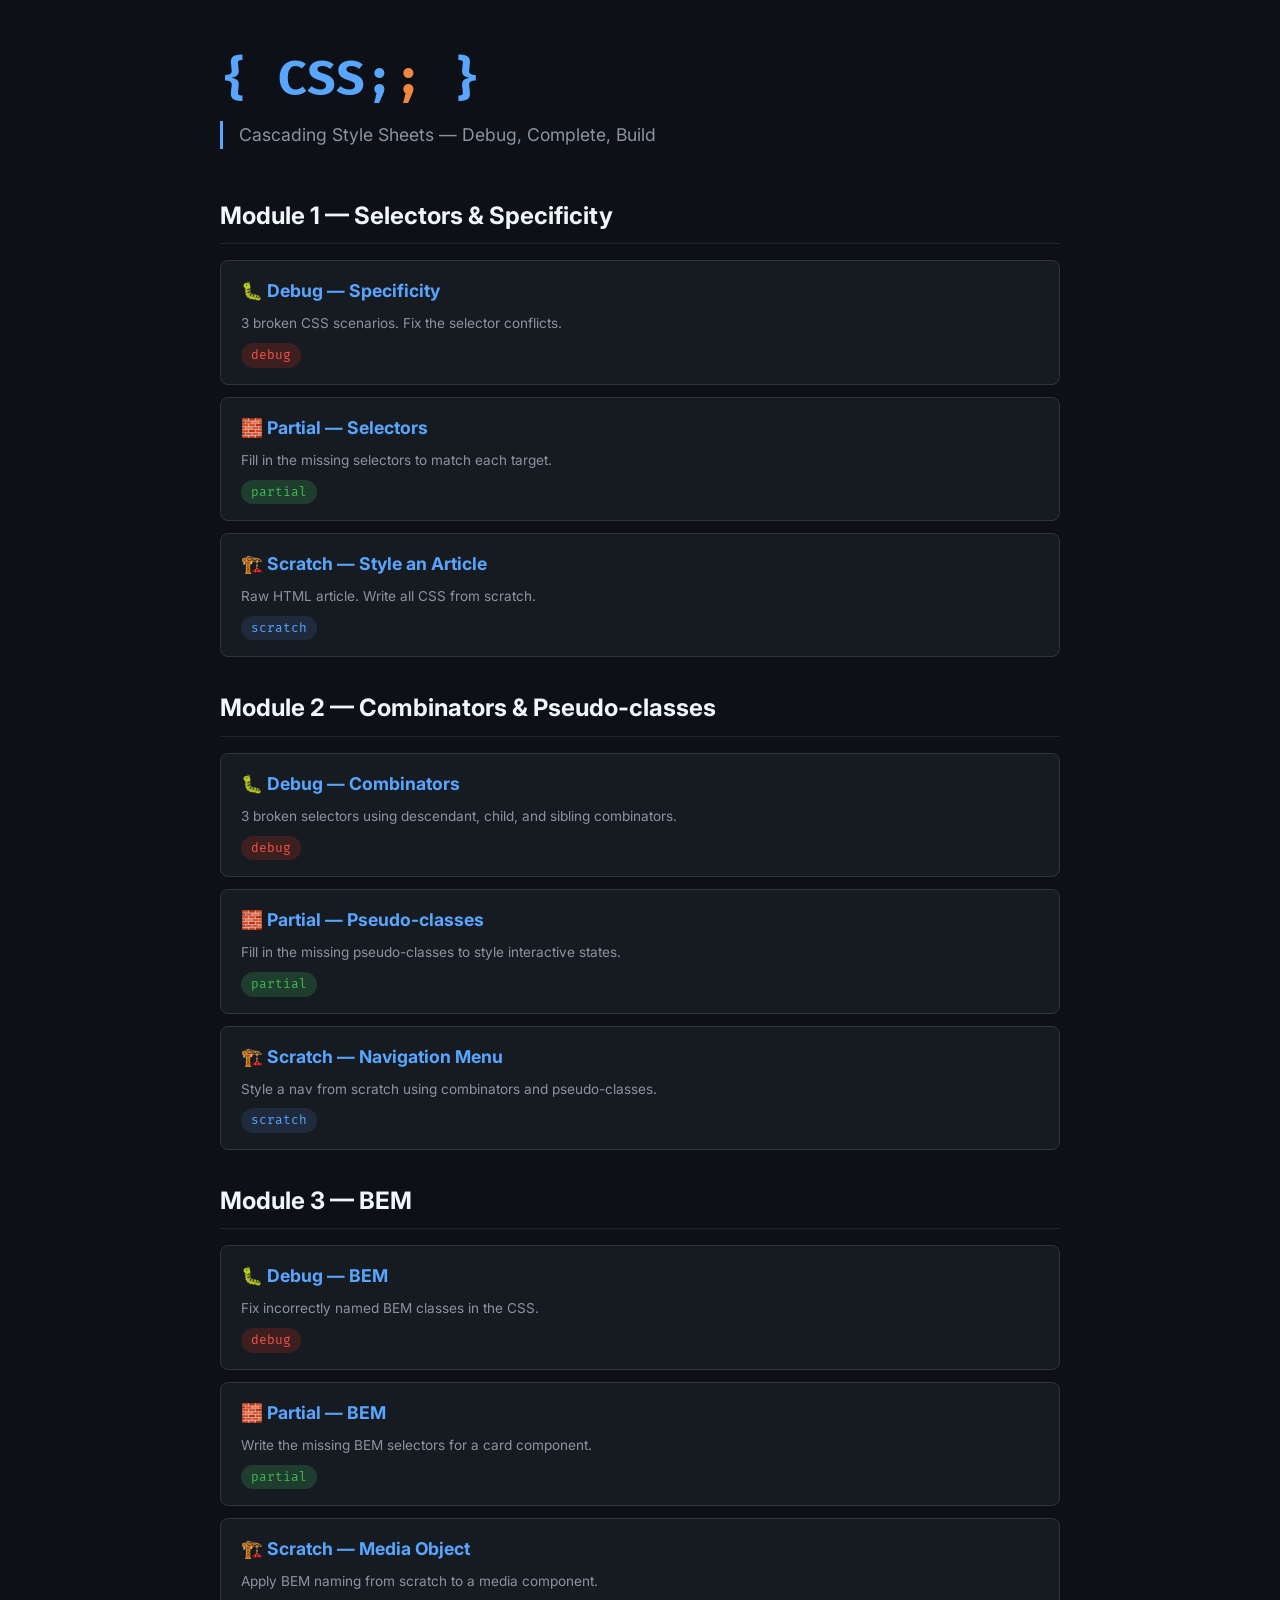
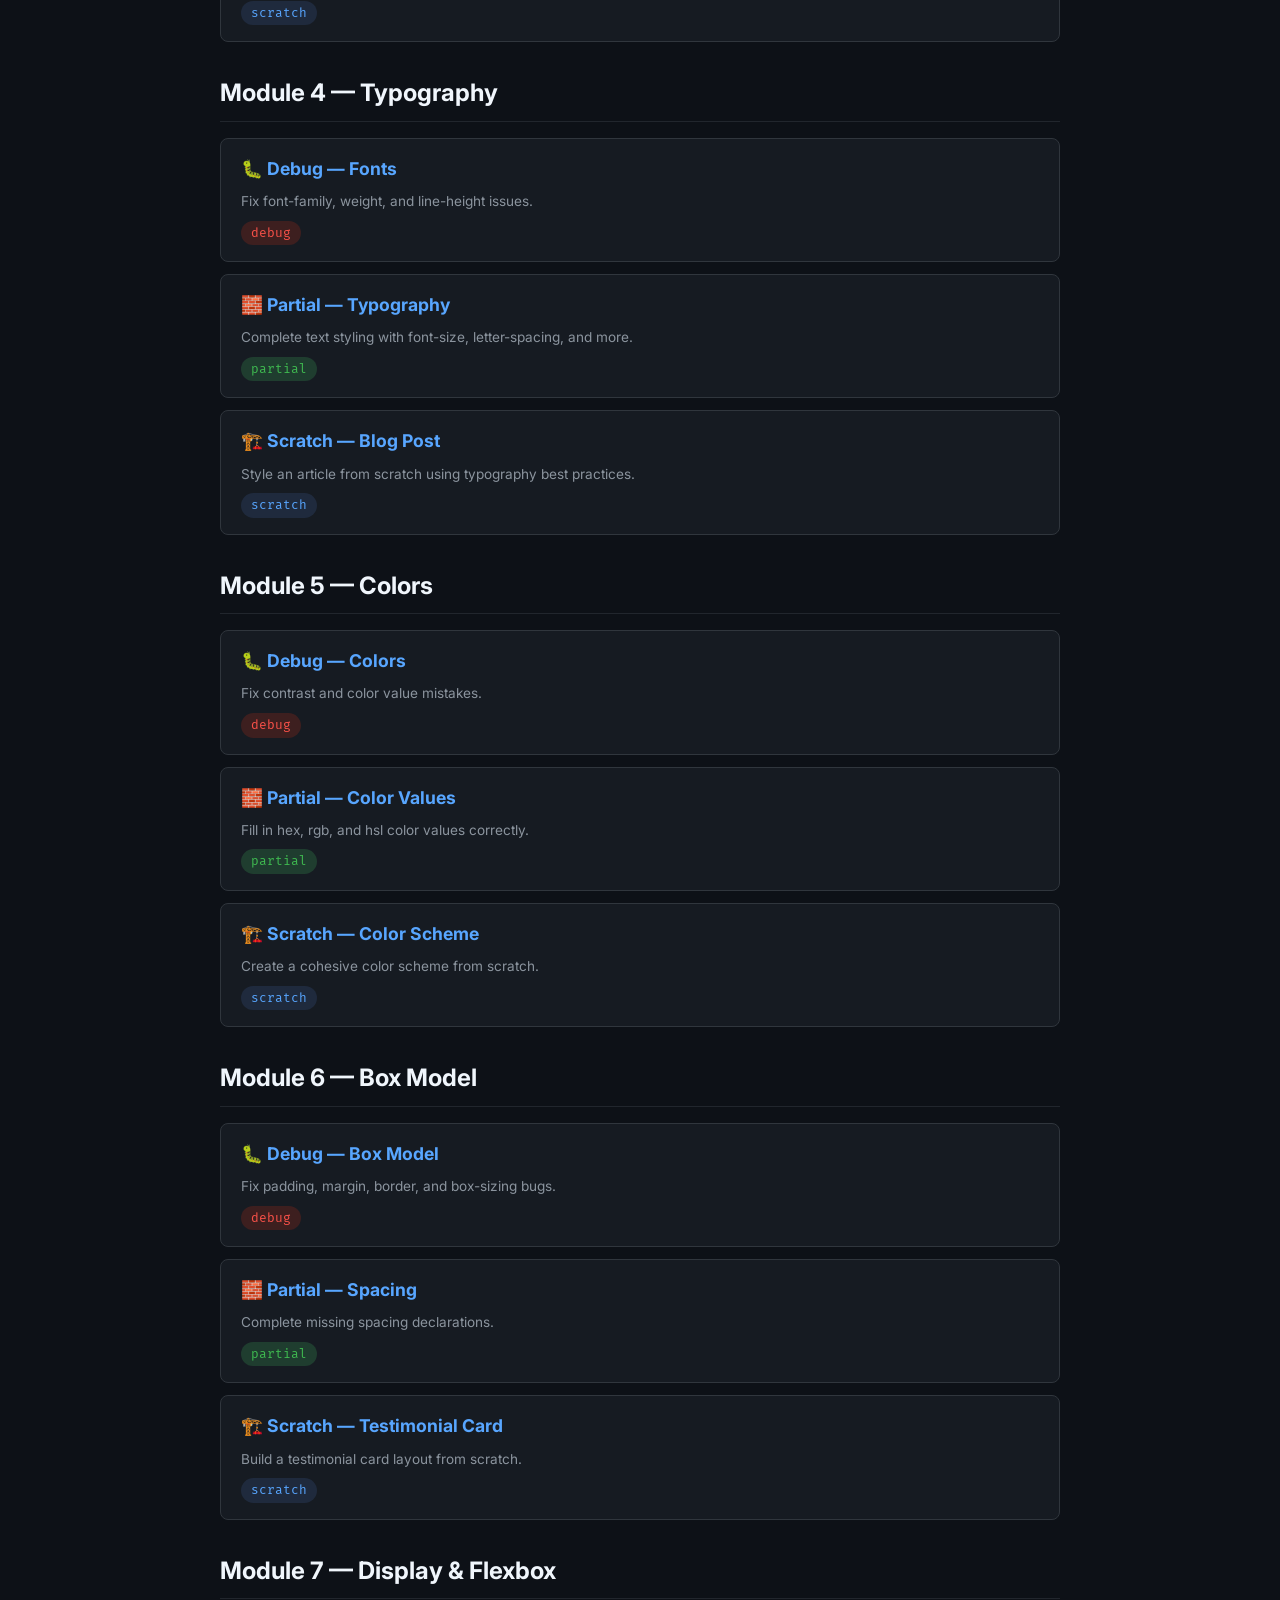
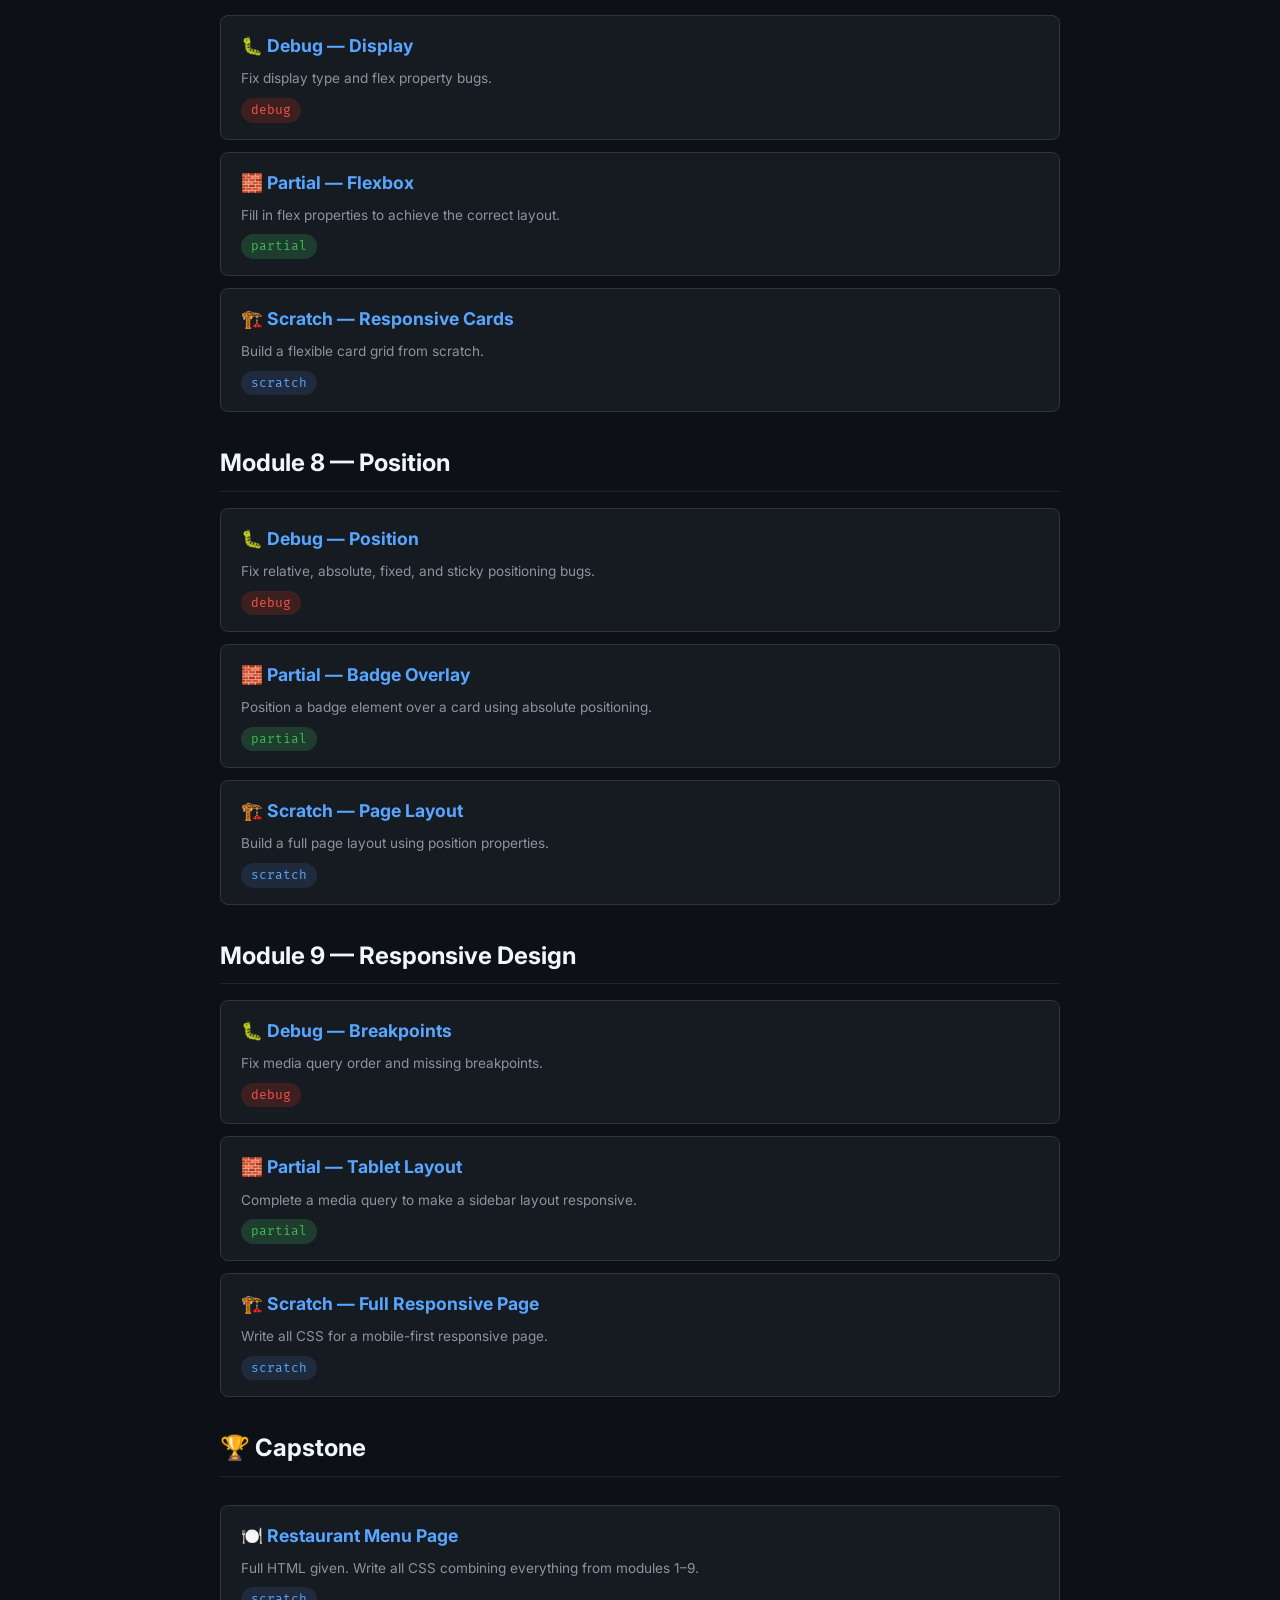
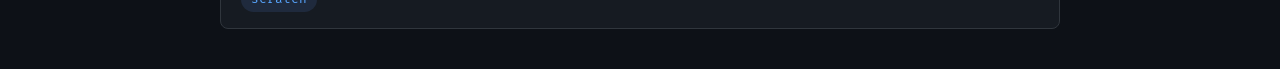
<file: css-ex/index.html>
<!DOCTYPE html>
<html lang="en">
<head>
  <meta charset="UTF-8">
  <meta name="viewport" content="width=device-width, initial-scale=1.0">
  <title>{ CSS; } — Course Hub</title>
  <link rel="preconnect" href="https://fonts.googleapis.com">
  <link href="https://fonts.googleapis.com/css2?family=Fira+Mono:wght@500;700&family=Inter:wght@400;600;700&display=swap" rel="stylesheet">
  <style>
    * { margin: 0; padding: 0; box-sizing: border-box; }
    body { font-family: 'Inter', sans-serif; background: #0d1117; color: #e6edf3; line-height: 1.6; padding: 40px 24px; }
    .container { max-width: 840px; margin: 0 auto; }
    h1 { font-family: 'Fira Mono', monospace; font-size: 3rem; color: #58a6ff; margin-bottom: 4px; }
    h1 span { color: #f0883e; }
    .subtitle { color: #8b949e; font-size: 1.1rem; margin-bottom: 48px; border-left: 3px solid #58a6ff; padding-left: 16px; }
    h2 { font-size: 1.5rem; color: #f0f6fc; margin: 32px 0 16px; padding-bottom: 8px; border-bottom: 1px solid #21262d; }
    .module-grid { display: flex; flex-direction: column; gap: 12px; }
    .module { background: #161b22; border: 1px solid #30363d; border-radius: 8px; padding: 16px 20px; transition: border-color 0.2s; }
    .module:hover { border-color: #58a6ff; }
    .module h3 { font-size: 1.1rem; margin-bottom: 8px; }
    .module h3 a { color: #58a6ff; text-decoration: none; }
    .module h3 a:hover { text-decoration: underline; }
    .module .meta { font-size: 0.85rem; color: #8b949e; }
    .ex-list { display: flex; gap: 8px; flex-wrap: wrap; margin-top: 8px; }
    .ex-tag { font-family: 'Fira Mono', monospace; font-size: 0.8rem; padding: 2px 10px; border-radius: 20px; background: #21262d; color: #8b949e; }
    .ex-tag.debug { background: #3d1f1f; color: #f85149; }
    .ex-tag.partial { background: #1f3d2f; color: #3fb950; }
    .ex-tag.scratch { background: #1f2a3d; color: #58a6ff; }
    .capstone { margin-top: 12px; }
  </style>
</head>
<body>
  <div class="container">
    <h1>{ CSS;<span>;</span> }</h1>
    <div class="subtitle">Cascading Style Sheets — Debug, Complete, Build</div>

    <h2>Module 1 — Selectors &amp; Specificity</h2>
    <div class="module-grid">
      <div class="module">
        <h3><a href="exercises/module-01-selectors/exercise-specificity.html">🐛 Debug — Specificity</a></h3>
        <div class="meta">3 broken CSS scenarios. Fix the selector conflicts.</div>
        <div class="ex-list"><span class="ex-tag debug">debug</span></div>
      </div>
      <div class="module">
        <h3><a href="exercises/module-01-selectors/partial-selectors.html">🧱 Partial — Selectors</a></h3>
        <div class="meta">Fill in the missing selectors to match each target.</div>
        <div class="ex-list"><span class="ex-tag partial">partial</span></div>
      </div>
      <div class="module">
        <h3><a href="exercises/module-01-selectors/scratch-style-article.html">🏗️ Scratch — Style an Article</a></h3>
        <div class="meta">Raw HTML article. Write all CSS from scratch.</div>
        <div class="ex-list"><span class="ex-tag scratch">scratch</span></div>
      </div>
    </div>

    <h2>Module 2 — Combinators &amp; Pseudo-classes</h2>
    <div class="module-grid">
      <div class="module">
        <h3><a href="exercises/module-02-combinators/exercise-combinators.html">🐛 Debug — Combinators</a></h3>
        <div class="meta">3 broken selectors using descendant, child, and sibling combinators.</div>
        <div class="ex-list"><span class="ex-tag debug">debug</span></div>
      </div>
      <div class="module">
        <h3><a href="exercises/module-02-combinators/partial-pseudo.html">🧱 Partial — Pseudo-classes</a></h3>
        <div class="meta">Fill in the missing pseudo-classes to style interactive states.</div>
        <div class="ex-list"><span class="ex-tag partial">partial</span></div>
      </div>
      <div class="module">
        <h3><a href="exercises/module-02-combinators/scratch-menu.html">🏗️ Scratch — Navigation Menu</a></h3>
        <div class="meta">Style a nav from scratch using combinators and pseudo-classes.</div>
        <div class="ex-list"><span class="ex-tag scratch">scratch</span></div>
      </div>
    </div>

    <h2>Module 3 — BEM</h2>
    <div class="module-grid">
      <div class="module">
        <h3><a href="exercises/module-03-bem/exercise-bem.html">🐛 Debug — BEM</a></h3>
        <div class="meta">Fix incorrectly named BEM classes in the CSS.</div>
        <div class="ex-list"><span class="ex-tag debug">debug</span></div>
      </div>
      <div class="module">
        <h3><a href="exercises/module-03-bem/partial-bem.html">🧱 Partial — BEM</a></h3>
        <div class="meta">Write the missing BEM selectors for a card component.</div>
        <div class="ex-list"><span class="ex-tag partial">partial</span></div>
      </div>
      <div class="module">
        <h3><a href="exercises/module-03-bem/scratch-bem.html">🏗️ Scratch — Media Object</a></h3>
        <div class="meta">Apply BEM naming from scratch to a media component.</div>
        <div class="ex-list"><span class="ex-tag scratch">scratch</span></div>
      </div>
    </div>

    <h2>Module 4 — Typography</h2>
    <div class="module-grid">
      <div class="module">
        <h3><a href="exercises/module-04-typography/exercise-font.html">🐛 Debug — Fonts</a></h3>
        <div class="meta">Fix font-family, weight, and line-height issues.</div>
        <div class="ex-list"><span class="ex-tag debug">debug</span></div>
      </div>
      <div class="module">
        <h3><a href="exercises/module-04-typography/partial-typography.html">🧱 Partial — Typography</a></h3>
        <div class="meta">Complete text styling with font-size, letter-spacing, and more.</div>
        <div class="ex-list"><span class="ex-tag partial">partial</span></div>
      </div>
      <div class="module">
        <h3><a href="exercises/module-04-typography/scratch-blog-post.html">🏗️ Scratch — Blog Post</a></h3>
        <div class="meta">Style an article from scratch using typography best practices.</div>
        <div class="ex-list"><span class="ex-tag scratch">scratch</span></div>
      </div>
    </div>

    <h2>Module 5 — Colors</h2>
    <div class="module-grid">
      <div class="module">
        <h3><a href="exercises/module-05-colors/exercise-color.html">🐛 Debug — Colors</a></h3>
        <div class="meta">Fix contrast and color value mistakes.</div>
        <div class="ex-list"><span class="ex-tag debug">debug</span></div>
      </div>
      <div class="module">
        <h3><a href="exercises/module-05-colors/partial-color-values.html">🧱 Partial — Color Values</a></h3>
        <div class="meta">Fill in hex, rgb, and hsl color values correctly.</div>
        <div class="ex-list"><span class="ex-tag partial">partial</span></div>
      </div>
      <div class="module">
        <h3><a href="exercises/module-05-colors/scratch-color-scheme.html">🏗️ Scratch — Color Scheme</a></h3>
        <div class="meta">Create a cohesive color scheme from scratch.</div>
        <div class="ex-list"><span class="ex-tag scratch">scratch</span></div>
      </div>
    </div>

    <h2>Module 6 — Box Model</h2>
    <div class="module-grid">
      <div class="module">
        <h3><a href="exercises/module-06-box-model/exercise-box.html">🐛 Debug — Box Model</a></h3>
        <div class="meta">Fix padding, margin, border, and box-sizing bugs.</div>
        <div class="ex-list"><span class="ex-tag debug">debug</span></div>
      </div>
      <div class="module">
        <h3><a href="exercises/module-06-box-model/partial-spacing.html">🧱 Partial — Spacing</a></h3>
        <div class="meta">Complete missing spacing declarations.</div>
        <div class="ex-list"><span class="ex-tag partial">partial</span></div>
      </div>
      <div class="module">
        <h3><a href="exercises/module-06-box-model/scratch-testimonial.html">🏗️ Scratch — Testimonial Card</a></h3>
        <div class="meta">Build a testimonial card layout from scratch.</div>
        <div class="ex-list"><span class="ex-tag scratch">scratch</span></div>
      </div>
    </div>

    <h2>Module 7 — Display &amp; Flexbox</h2>
    <div class="module-grid">
      <div class="module">
        <h3><a href="exercises/module-07-display-flexbox/exercise-display.html">🐛 Debug — Display</a></h3>
        <div class="meta">Fix display type and flex property bugs.</div>
        <div class="ex-list"><span class="ex-tag debug">debug</span></div>
      </div>
      <div class="module">
        <h3><a href="exercises/module-07-display-flexbox/partial-flexbox.html">🧱 Partial — Flexbox</a></h3>
        <div class="meta">Fill in flex properties to achieve the correct layout.</div>
        <div class="ex-list"><span class="ex-tag partial">partial</span></div>
      </div>
      <div class="module">
        <h3><a href="exercises/module-07-display-flexbox/scratch-responsive-cards.html">🏗️ Scratch — Responsive Cards</a></h3>
        <div class="meta">Build a flexible card grid from scratch.</div>
        <div class="ex-list"><span class="ex-tag scratch">scratch</span></div>
      </div>
    </div>

    <h2>Module 8 — Position</h2>
    <div class="module-grid">
      <div class="module">
        <h3><a href="exercises/module-08-position/exercise-position.html">🐛 Debug — Position</a></h3>
        <div class="meta">Fix relative, absolute, fixed, and sticky positioning bugs.</div>
        <div class="ex-list"><span class="ex-tag debug">debug</span></div>
      </div>
      <div class="module">
        <h3><a href="exercises/module-08-position/partial-badge.html">🧱 Partial — Badge Overlay</a></h3>
        <div class="meta">Position a badge element over a card using absolute positioning.</div>
        <div class="ex-list"><span class="ex-tag partial">partial</span></div>
      </div>
      <div class="module">
        <h3><a href="exercises/module-08-position/scratch-page-layout.html">🏗️ Scratch — Page Layout</a></h3>
        <div class="meta">Build a full page layout using position properties.</div>
        <div class="ex-list"><span class="ex-tag scratch">scratch</span></div>
      </div>
    </div>

    <h2>Module 9 — Responsive Design</h2>
    <div class="module-grid">
      <div class="module">
        <h3><a href="exercises/module-09-responsive/exercise-breakpoints.html">🐛 Debug — Breakpoints</a></h3>
        <div class="meta">Fix media query order and missing breakpoints.</div>
        <div class="ex-list"><span class="ex-tag debug">debug</span></div>
      </div>
      <div class="module">
        <h3><a href="exercises/module-09-responsive/partial-tablet.html">🧱 Partial — Tablet Layout</a></h3>
        <div class="meta">Complete a media query to make a sidebar layout responsive.</div>
        <div class="ex-list"><span class="ex-tag partial">partial</span></div>
      </div>
      <div class="module">
        <h3><a href="exercises/module-09-responsive/scratch-full-responsive.css">🏗️ Scratch — Full Responsive Page</a></h3>
        <div class="meta">Write all CSS for a mobile-first responsive page.</div>
        <div class="ex-list"><span class="ex-tag scratch">scratch</span></div>
      </div>
    </div>

    <h2>🏆 Capstone</h2>
    <div class="module-grid">
      <div class="module capstone">
        <h3><a href="exercises/capstone-restaurant/index.html">🍽️ Restaurant Menu Page</a></h3>
        <div class="meta">Full HTML given. Write all CSS combining everything from modules 1–9.</div>
        <div class="ex-list"><span class="ex-tag scratch">scratch</span></div>
      </div>
    </div>
  </div>
</body>
</html>
</file>
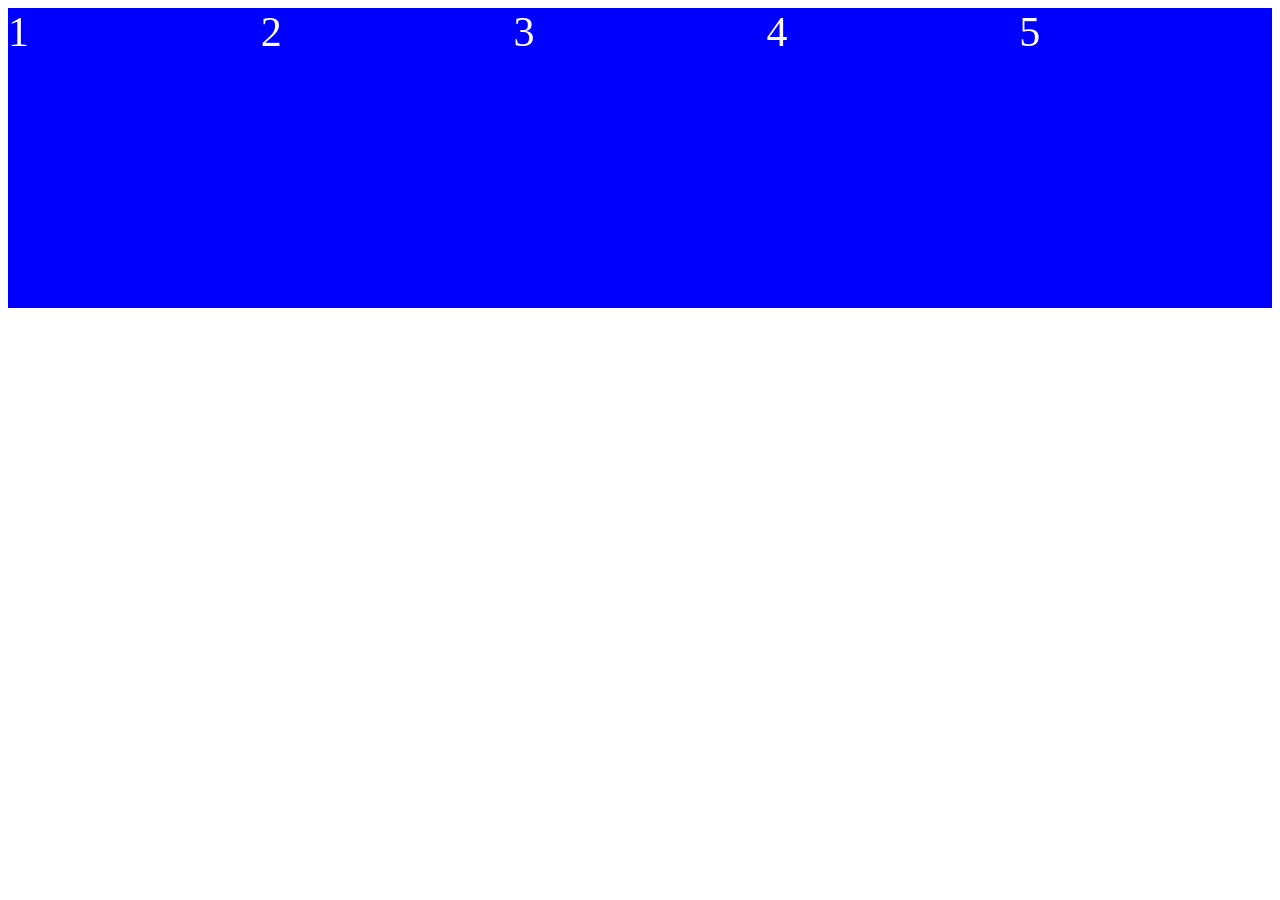
<file: css-ex/boxmodel/index.html>
<!DOCTYPE html>
<html lang="en">
<head>
    <meta charset="UTF-8">
    <meta name="viewport" content="width=device-width, initial-scale=1.0">
    <title>Document</title>
    <link rel="stylesheet" href="css.css">
</head>
<body>
    <div class="container">
      <div class="box">1</div>
      <div class="box">2</div>
      <div class="box">3</div>
      <div class="box">4</div>
      <div class="box">5</div>
    </div>
</body>
</html>
</file>
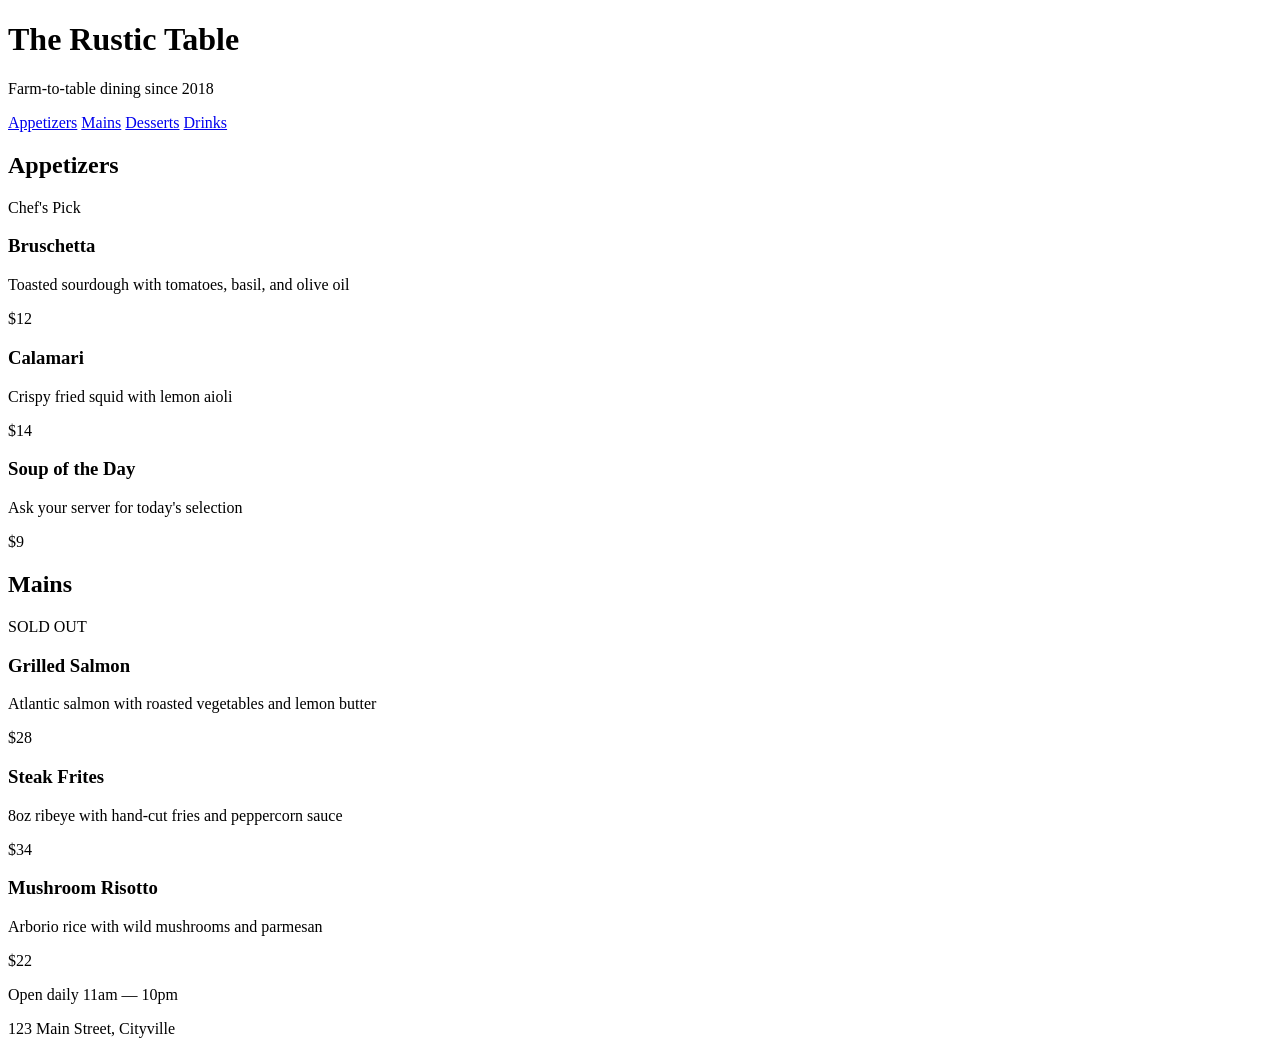
<file: css-ex/exercises/capstone-restaurant/index.html>
<!DOCTYPE html>
<html lang="en">
<head>
  <meta charset="UTF-8">
  <meta name="viewport" content="width=device-width, initial-scale=1.0">
  <title>🍽️ Restaurant Menu</title>
  <link rel="stylesheet" href="style.css">
</head>
<body>

  <header class="header">
    <h1 class="header__title">The Rustic Table</h1>
    <p class="header__subtitle">Farm-to-table dining since 2018</p>
  </header>

  <nav class="nav">
    <a href="#" class="nav__link">Appetizers</a>
    <a href="#" class="nav__link">Mains</a>
    <a href="#" class="nav__link">Desserts</a>
    <a href="#" class="nav__link">Drinks</a>
  </nav>

  <main class="menu">
    <section class="menu__section">
      <h2 class="menu__heading">Appetizers</h2>
      <div class="menu__grid">
        <div class="menu-item">
          <span class="menu-item__badge">Chef's Pick</span>
          <h3 class="menu-item__name">Bruschetta</h3>
          <p class="menu-item__desc">Toasted sourdough with tomatoes, basil, and olive oil</p>
          <span class="menu-item__price">$12</span>
        </div>
        <div class="menu-item">
          <h3 class="menu-item__name">Calamari</h3>
          <p class="menu-item__desc">Crispy fried squid with lemon aioli</p>
          <span class="menu-item__price">$14</span>
        </div>
        <div class="menu-item">
          <h3 class="menu-item__name">Soup of the Day</h3>
          <p class="menu-item__desc">Ask your server for today's selection</p>
          <span class="menu-item__price">$9</span>
        </div>
      </div>
    </section>

    <section class="menu__section">
      <h2 class="menu__heading">Mains</h2>
      <div class="menu__grid">
        <div class="menu-item">
          <span class="menu-item__badge menu-item__badge--sold">SOLD OUT</span>
          <h3 class="menu-item__name">Grilled Salmon</h3>
          <p class="menu-item__desc">Atlantic salmon with roasted vegetables and lemon butter</p>
          <span class="menu-item__price">$28</span>
        </div>
        <div class="menu-item">
          <h3 class="menu-item__name">Steak Frites</h3>
          <p class="menu-item__desc">8oz ribeye with hand-cut fries and peppercorn sauce</p>
          <span class="menu-item__price">$34</span>
        </div>
        <div class="menu-item">
          <h3 class="menu-item__name">Mushroom Risotto</h3>
          <p class="menu-item__desc">Arborio rice with wild mushrooms and parmesan</p>
          <span class="menu-item__price">$22</span>
        </div>
      </div>
    </section>
  </main>

  <footer class="footer">
    <p class="footer__text">Open daily 11am — 10pm</p>
    <p class="footer__text">123 Main Street, Cityville</p>
  </footer>

</body>
</html>
</file>
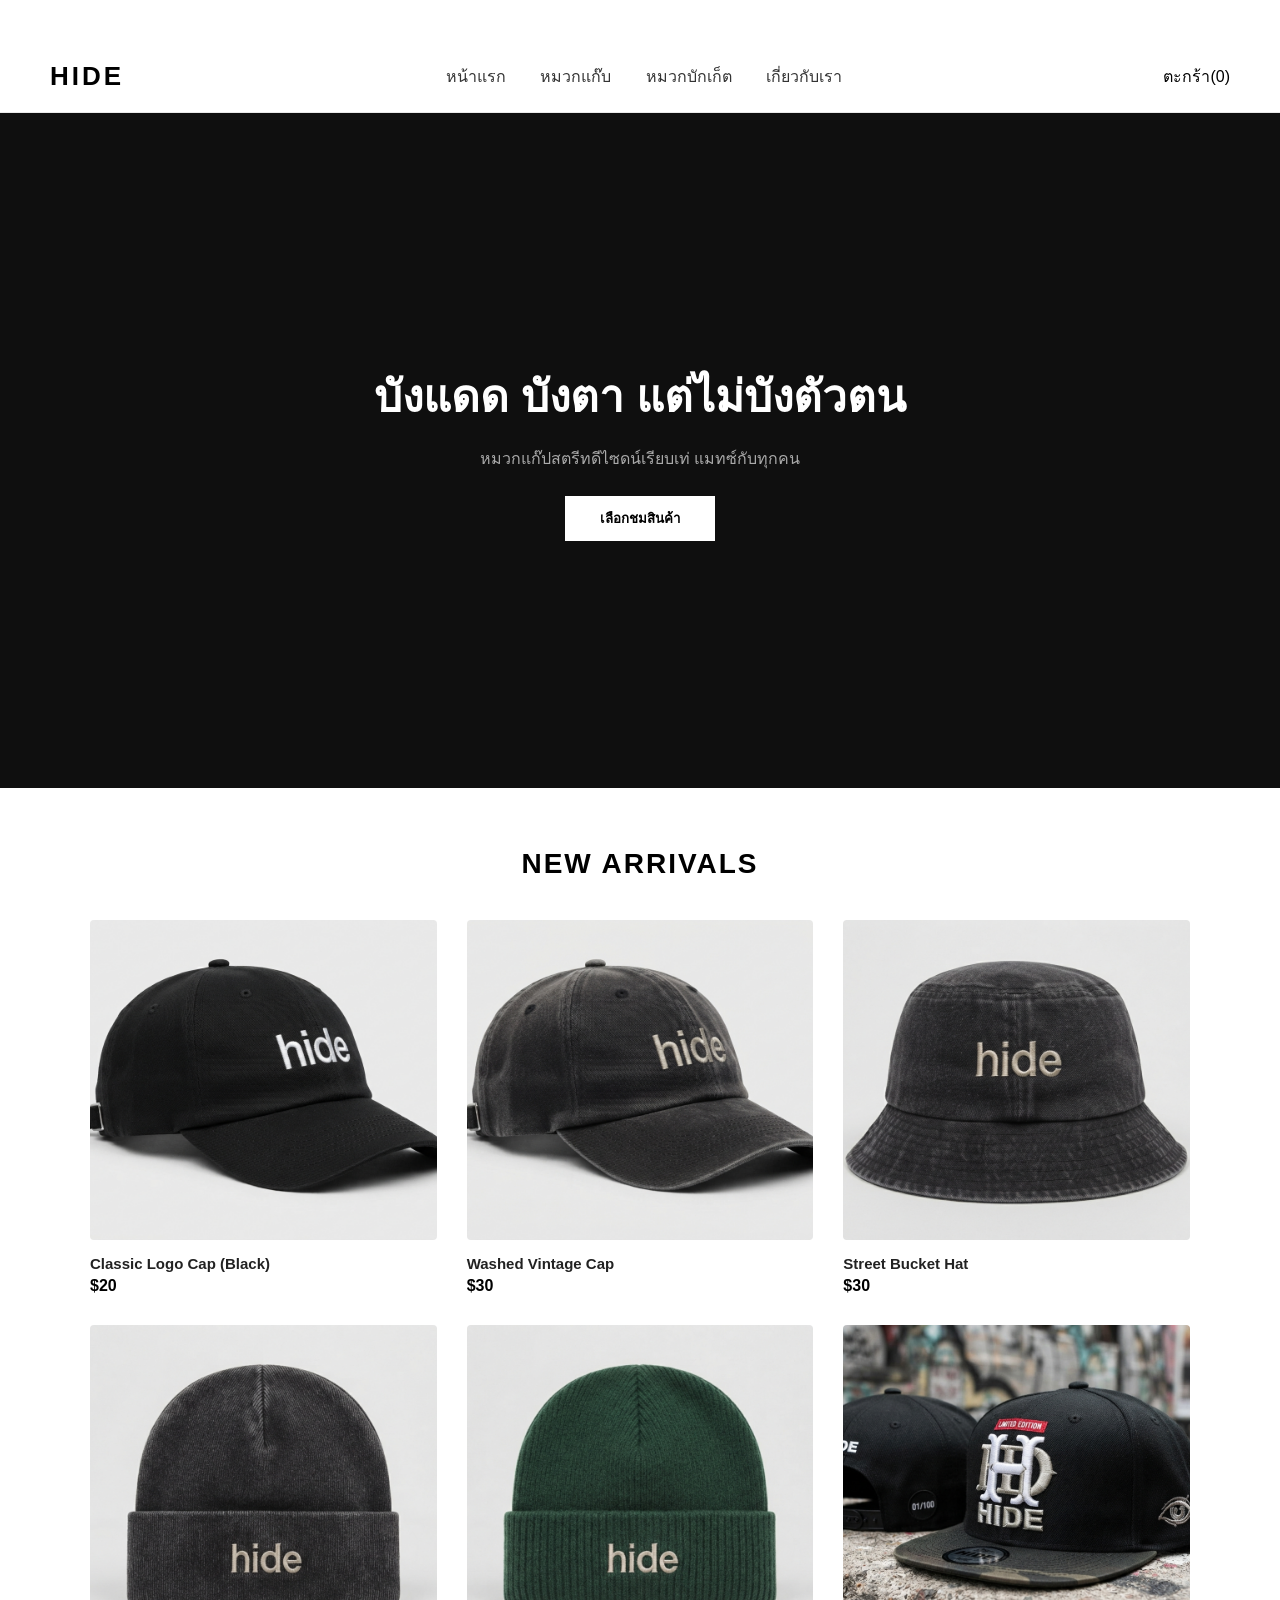
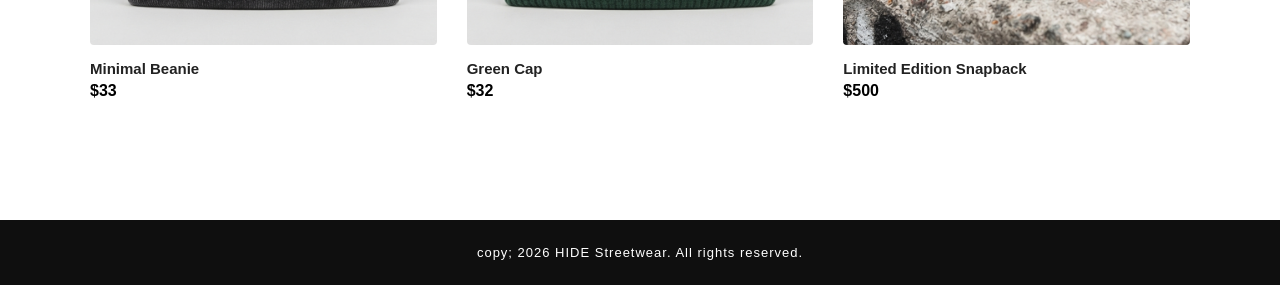
<file: html+css-exercise/website.html>
<!DOCTYPE html>
<html lang="en">
<head>
    <meta charset="UTF-8">
    <meta name="viewport" content="width=device-width, initial-scale=1.0">
    <link rel="stylesheet" href="website.css">
    <title>HIDE - Streetwear Caps</title>
</head>
<body>
    <div class="top-banner">
        เปิดตัวคอลเลคชั่นใหม่ ส่งฟรีทุกออเดอร์
    </div>
    <header class="navbar">
        <div class="logo">HIDE</div>
        <nav class="nav-links">
            <a href="#">หน้าแรก</a>
            <a href="#">หมวกแก๊บ</a>
            <a href="#">หมวกบักเก็ต</a>
            <a href="#">เกี่ยวกับเรา</a>
        </nav>
        <div class="nav-icons">
            <span>ตะกร้า(0)</span>
        </div>
    </header>

    <section class="hero">
        <div class="hero-content">
            <h1>บังแดด บังตา แต่ไม่บังตัวตน</h1>
            <p>หมวกแก๊ปสตรีทดีไซดน์เรียบเท่ แมทซ์กับทุกคน</p>
            <button class="btn-shop">เลือกชมสินค้า</button>
        </div>
    </section>

    <section class="products-section">
        <h2>NEW ARRIVALS</h2>
        <div class="product-grid">
            <!--สินค้าตัวที่ 1-->
            <div class="product-card">
                <div class="product-img">
                    <img src="Cap/IMG_0001.png" alt="Classic Logo Cap">
                </div>
                <h3>Classic Logo Cap (Black)</h3>
                <p class="price">$20</p>
            </div>
            <!--สินค้าตัวที่ 2-->
            <div class="product-card">
                <div class="product-img">
                    <img src="Cap/IMG_0002.png" alt="Washed Vintage Cap">
                </div>
                <h3>Washed Vintage Cap</h3>
                <p class="price">$30</p>
            </div>
            <!--สินค้าตัวที่ 3-->
            <div class="product-card">
                <div class="product-img">
                    <img src="Cap/IMG_0003.png" alt="Street Bucket Hat">
                </div>
                <h3>Street Bucket Hat</h3>
                <p class="price">$30</p>
            </div>
            
            <!--สินค้าตัวที่ 4-->
            <div class="product-card">
                <div class="product-img">
                    <img src="Cap/IMG_0004.png" alt="Minimal Beanie">
                </div>
                <h3>Minimal Beanie</h3>
                <p class="price">$33</p>
            </div>
            <!--สินค้าตัวที่ 5-->
            <div class="product-card">
                <div class="product-img">
                    <img src="Cap/IMG_0005.png" alt="Green Cap">
                </div>
                <h3>Green Cap</h3>
                <p class="price">$32</p>
            </div>
            <!--สินค้าตัวที่ 6-->
            <div class="product-card">
                <div class="product-img">
                    <img src="Cap/IMG_0006.png" alt="Limited Edition Snapback">
                </div>
                <h3>Limited Edition Snapback</h3>
                <p class="price">$500</p>
            </div>
        </div>
    </section>

    <footer>
        <p>copy; 2026 HIDE Streetwear. All rights reserved.</p>
    </footer>
</body>
</html>
</file>
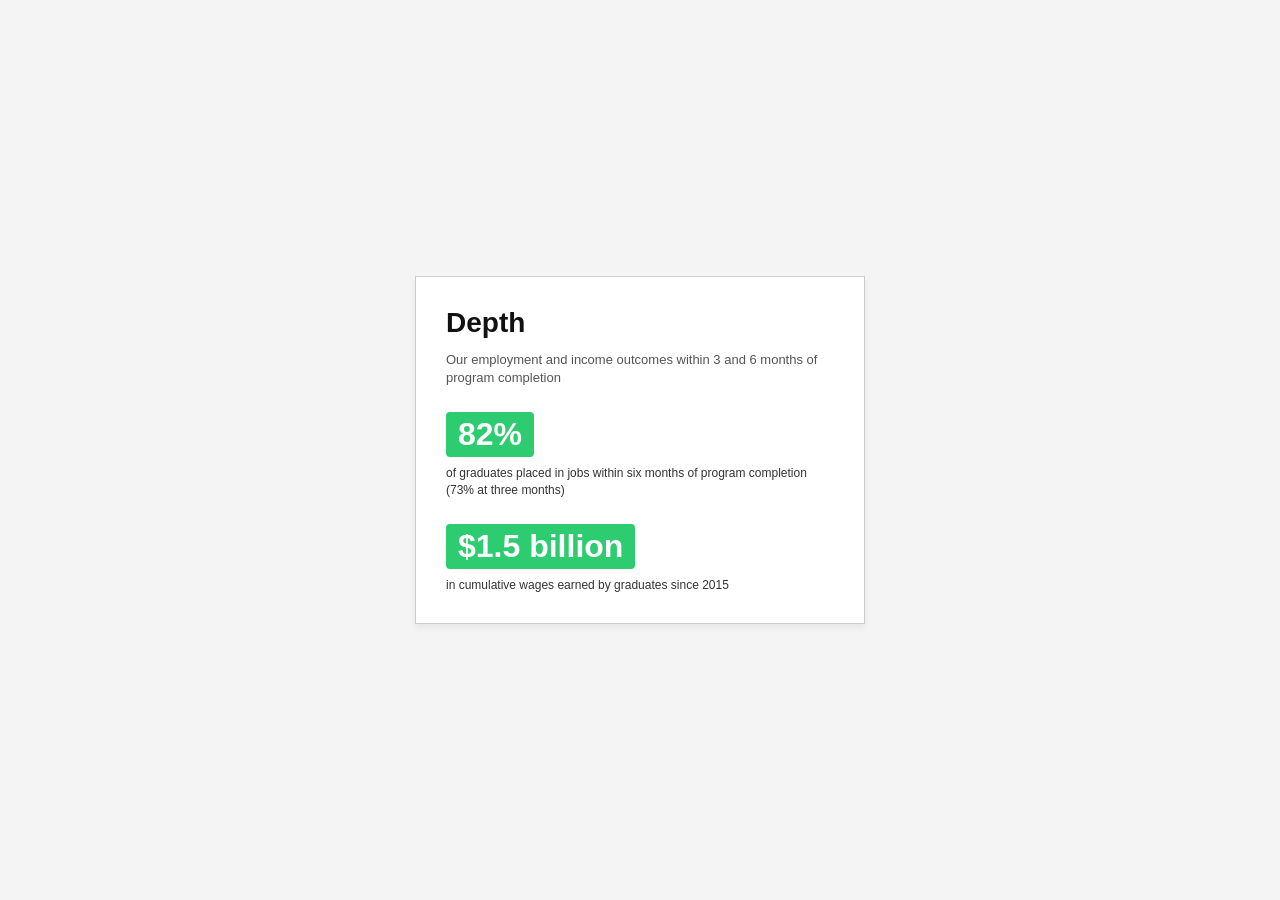
<file: css-ex/homework/homework002.html>
<!DOCTYPE html>
<html lang="th">
<head>
    <meta charset="UTF-8">
    <meta name="viewport" content="width=device-width, initial-scale=1.0">
    <title>CSS Exercise Challenge</title>
    <link rel="stylesheet" href="homework002.css">
</head>
<body>

    <!-- การ์ดแสดงผลเนื้อหา Depth -->
    <div class="card">
        <h2>Depth</h2>
        <p class="subtitle">Our employment and income outcomes within 3 and 6 months of program completion</p>

        <!-- กล่องสถิติที่ 1 -->
        <div class="stat-box">
            <span class="highlight-green">82%</span>
            <p class="stat-desc">of graduates placed in jobs within six months of program completion (73% at three months)</p>
        </div>

        <!-- กล่องสถิติที่ 2 -->
        <div class="stat-box">
            <span class="highlight-green">$1.5 billion</span>
            <p class="stat-desc">in cumulative wages earned by graduates since 2015</p>
        </div>
    </div>

</body>
</html>
</file>
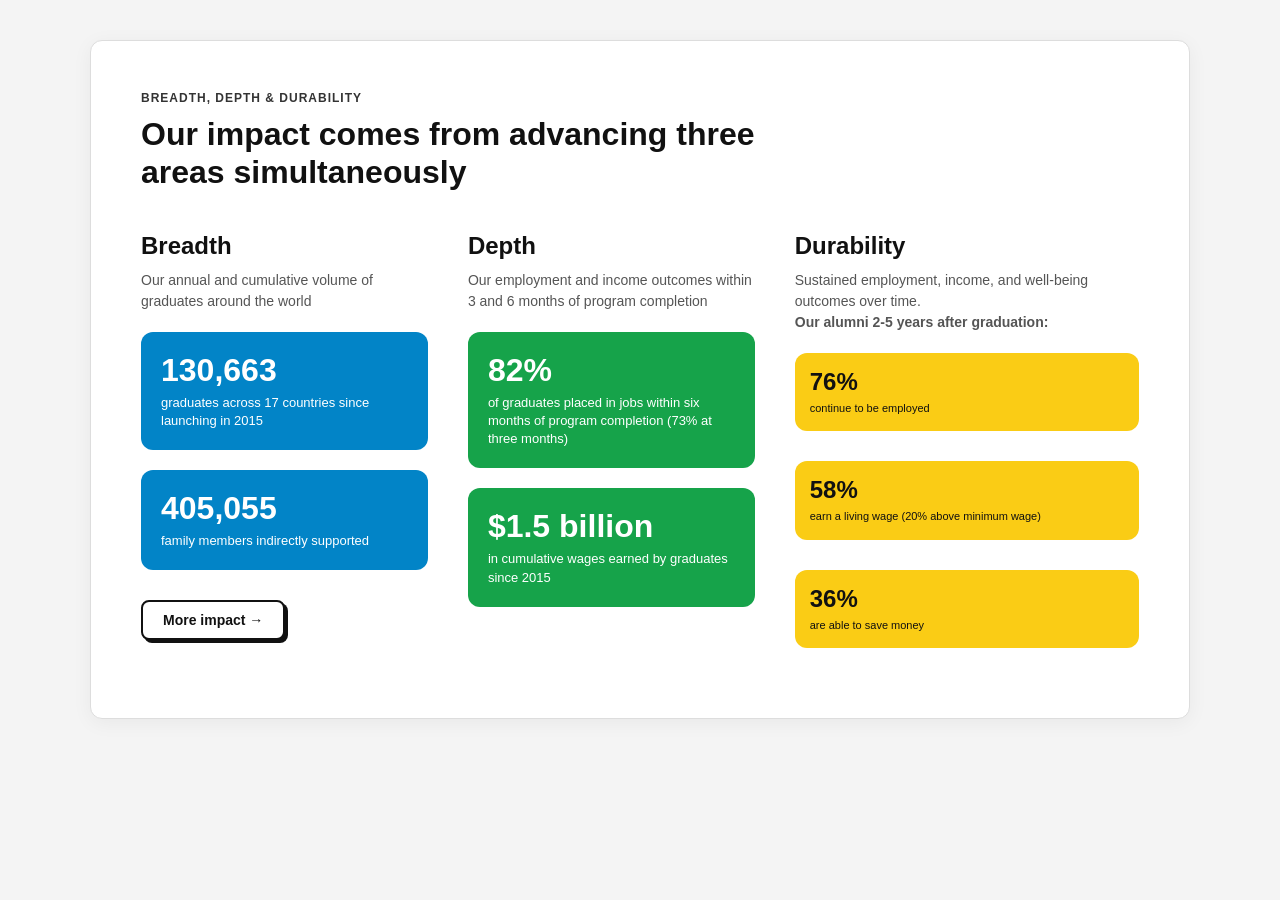
<file: css-ex/homework/homework004.html>
<!DOCTYPE html>
<html lang="th">
<head>
    <meta charset="UTF-8">
    <meta name="viewport" content="width=device-width, initial-scale=1.0">
    <title>Generation Thailand - Impact</title>
    <link rel="stylesheet" href="homework004.css">
</head>
<body>

    <section class="impact-section">
        <div class="impact-container">
            
            <!-- หัวข้อหลักด้านบน -->
            <div class="impact-header">
                <span class="subtitle">BREADTH, DEPTH & DURABILITY</span>
                <h2>Our impact comes from advancing three areas simultaneously</h2>
            </div>

            <!-- ส่วนเนื้อหา 3 คอลัมน์ -->
            <div class="impact-grid">
                
                <!-- คอลัมน์ที่ 1: Breadth -->
                <div class="impact-col">
                    <h3>Breadth</h3>
                    <p class="desc">Our annual and cumulative volume of graduates around the world</p>
                    
                    <div class="stat-box blue">
                        <span class="number">130,663</span>
                        <span class="label">graduates across 17 countries since launching in 2015</span>
                    </div>

                    <div class="stat-box blue">
                        <span class="number">405,055</span>
                        <span class="label">family members indirectly supported</span>
                    </div>

                    <button class="btn-impact">More impact &rarr;</button>
                </div>

                <!-- คอลัมน์ที่ 2: Depth -->
                <div class="impact-col">
                    <h3>Depth</h3>
                    <p class="desc">Our employment and income outcomes within 3 and 6 months of program completion</p>
                    
                    <div class="stat-box green">
                        <span class="number">82%</span>
                        <span class="label">of graduates placed in jobs within six months of program completion (73% at three months)</span>
                    </div>

                    <div class="stat-box green">
                        <span class="number">$1.5 billion</span>
                        <span class="label">in cumulative wages earned by graduates since 2015</span>
                    </div>
                </div>

                <!-- คอลัมน์ที่ 3: Durability -->
                <div class="impact-col">
                    <h3>Durability</h3>
                    <p class="desc">Sustained employment, income, and well-being outcomes over time.<br><strong>Our alumni 2-5 years after graduation:</strong></p>
                    
                    <div class="durability-row">
                        <div class="stat-box yellow small">
                            <span class="number">76%</span>
                            <span class="label">continue to be employed</span>
                        </div>
                        <div class="stat-box yellow small">
                            <span class="number">58%</span>
                            <span class="label">earn a living wage (20% above minimum wage)</span>
                        </div>
                        <div class="stat-box yellow small">
                            <span class="number">36%</span>
                            <span class="label">are able to save money</span>
                        </div>
                    </div>
                </div>

            </div>

        </div>
    </section>

</body>
</html>
</file>
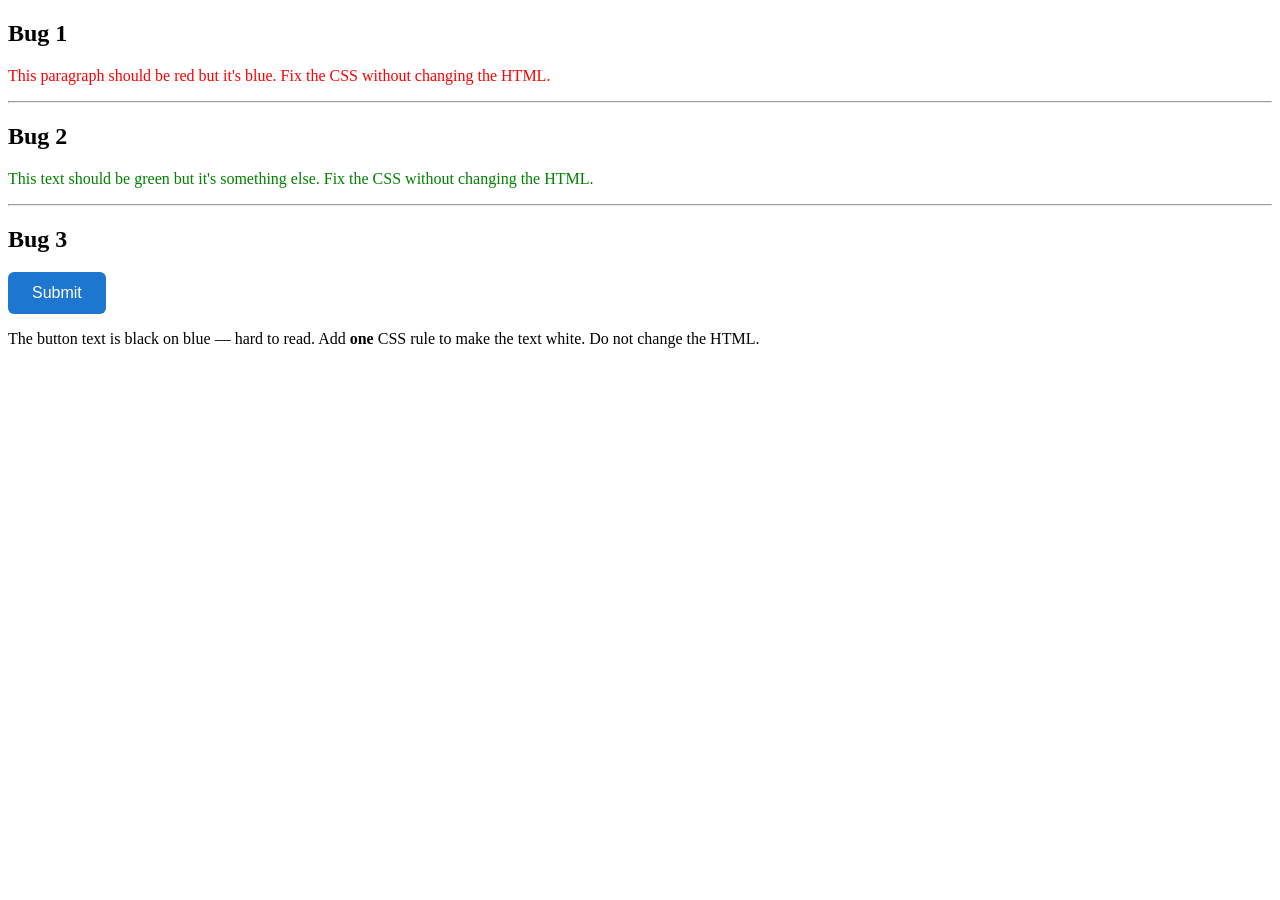
<file: css-ex/exercises/module-01-selectors/exercise-specificity.html>
<!DOCTYPE html>
<html lang="en">
<head>
  <meta charset="UTF-8">
  <meta name="viewport" content="width=device-width, initial-scale=1.0">
  <title>Debug — Specificity</title>
  <link rel="stylesheet" href="exercise-specificity.css">
</head>
<body>

  <section class="exercise">
    <h2>Bug 1</h2>
    <p class="highlight">This paragraph should be red but it's blue. Fix the CSS without changing the HTML.</p>
  </section>

  <hr>

  <section class="exercise">
    <h2>Bug 2</h2>
    <div class="card">
      <p id="special">This text should be green but it's something else. Fix the CSS without changing the HTML.</p>
    </div>
  </section>

  <hr>

  <section class="exercise">
    <h2>Bug 3</h2>
    <button class="btn">Submit</button>
    <p>The button text is black on blue — hard to read. Add <strong>one</strong> CSS rule to make the text white. Do not change the HTML.</p>
  </section>

</body>
</html>
</file>
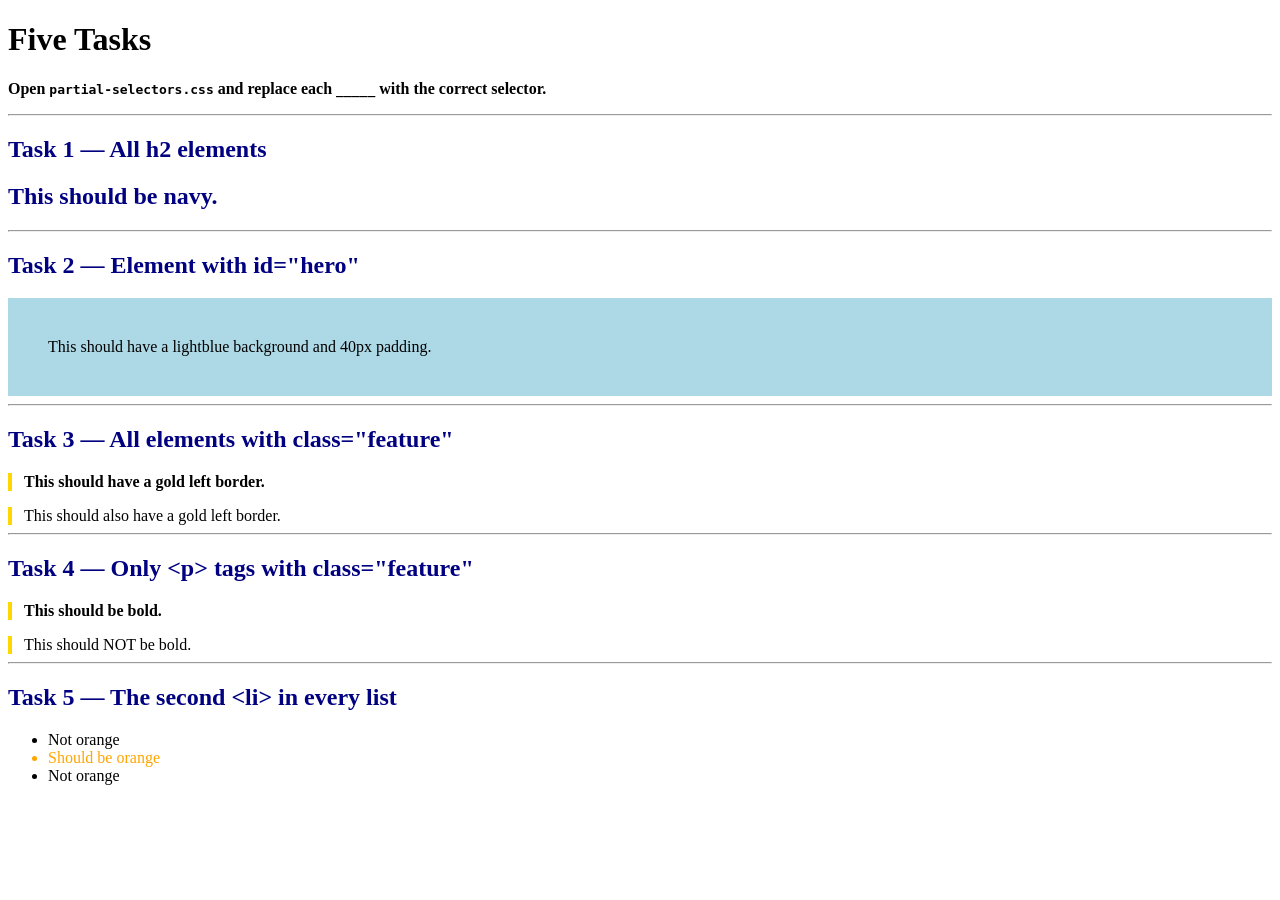
<file: css-ex/exercises/module-01-selectors/partial-selectors.html>
<!DOCTYPE html>
<html lang="en">
<head>
  <meta charset="UTF-8">
  <meta name="viewport" content="width=device-width, initial-scale=1.0">
  <title>Partial — Selectors</title>
  <link rel="stylesheet" href="partial-selectors.css">
</head>
<body>

  <h1>Five Tasks</h1>
  <p>Open <code>partial-selectors.css</code> and replace each <code>_____</code> with the correct selector.</p>

  <hr>

  <h2>Task 1 — All h2 elements</h2>
  <h2>This should be navy.</h2>

  <hr>

  <h2>Task 2 — Element with id="hero"</h2>
  <div id="hero">This should have a lightblue background and 40px padding.</div>

  <hr>

  <h2>Task 3 — All elements with class="feature"</h2>
  <p class="feature">This should have a gold left border.</p>
  <div class="feature">This should also have a gold left border.</div>

  <hr>

  <h2>Task 4 — Only &lt;p&gt; tags with class="feature"</h2>
  <p class="feature">This should be bold.</p>
  <div class="feature">This should NOT be bold.</div>

  <hr>

  <h2>Task 5 — The second &lt;li&gt; in every list</h2>
  <ul>
    <li>Not orange</li>
    <li>Should be orange</li>
    <li>Not orange</li>
  </ul>

</body>
</html>
</file>
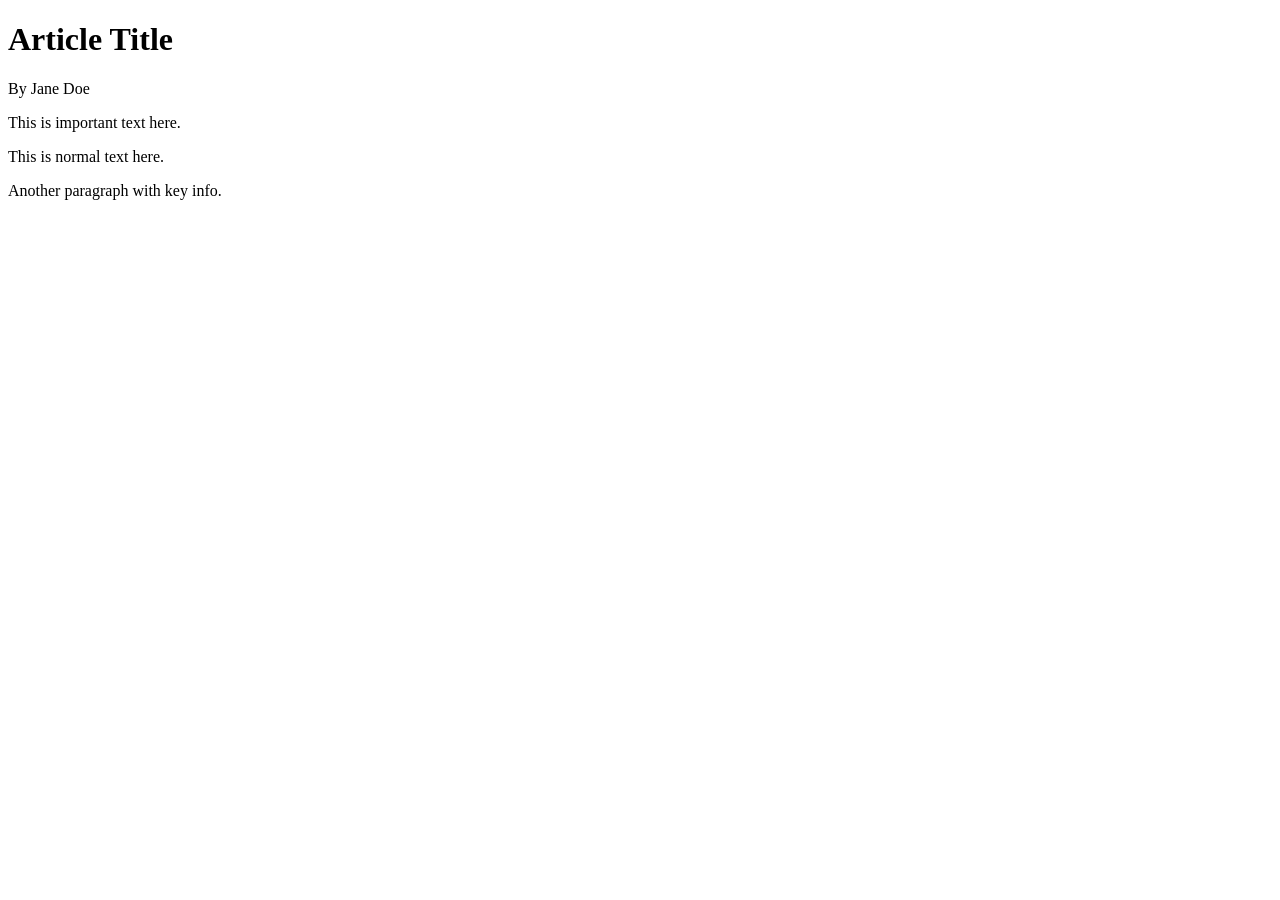
<file: css-ex/exercises/module-01-selectors/scratch-style-article.html>
<!DOCTYPE html>
<html lang="en">
<head>
  <meta charset="UTF-8">
  <meta name="viewport" content="width=device-width, initial-scale=1.0">
  <title>Scratch — Style an Article</title>
  <link rel="stylesheet" href="scratch-style-article.css">
</head>
<body>
  <h1>Article Title</h1>
  <p id="author">By Jane Doe</p>
  <div class="content">
    <p>This is <span class="highlight">important</span> text here.</p>
    <p>This is <span>normal</span> text here.</p>
    <p>Another paragraph with <span class="highlight">key</span> info.</p>
  </div>
</body>
</html>
</file>
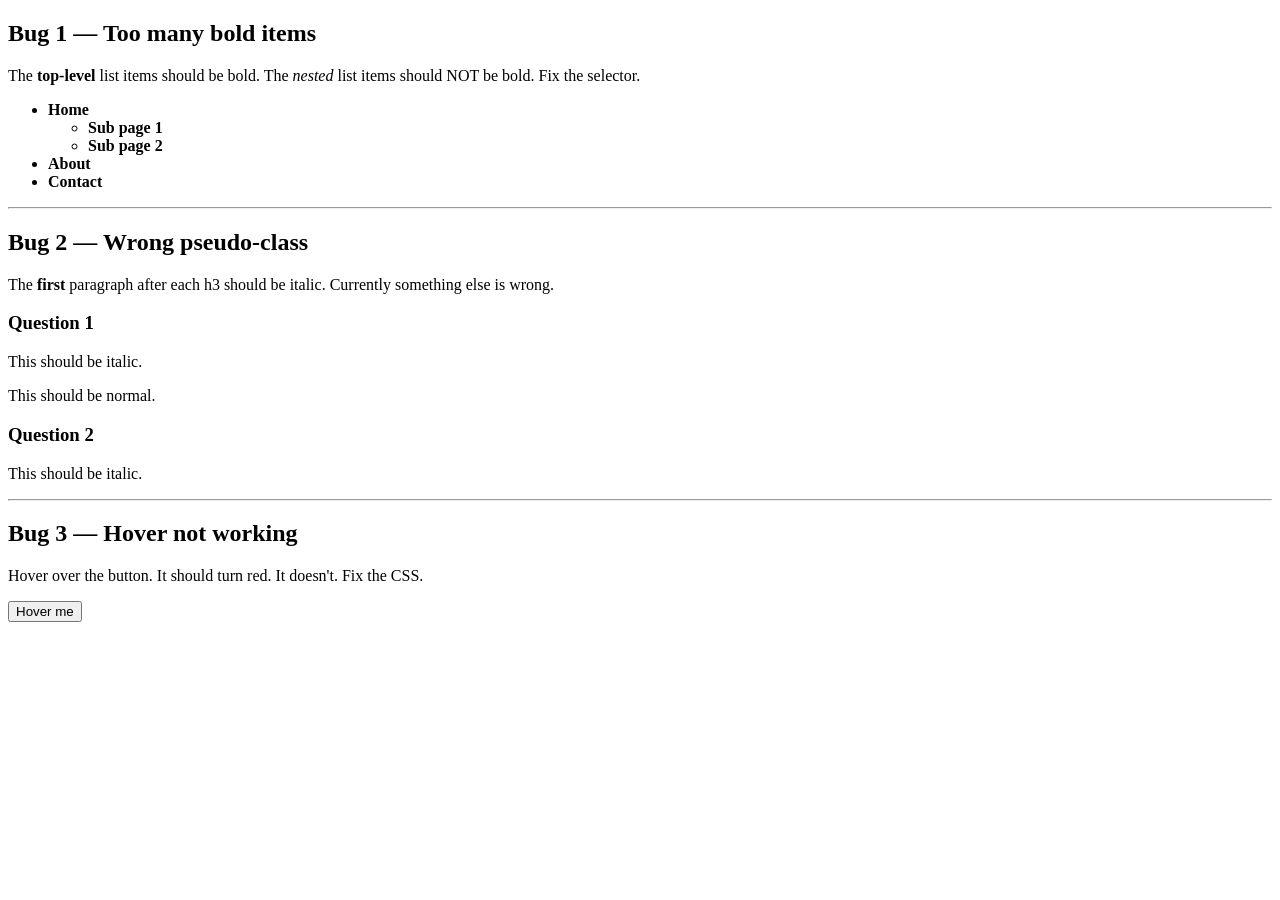
<file: css-ex/exercises/module-02-combinators/exercise-combinators.html>
<!DOCTYPE html>
<html lang="en">
<head>
  <meta charset="UTF-8">
  <meta name="viewport" content="width=device-width, initial-scale=1.0">
  <title>Debug — Combinators</title>
  <link rel="stylesheet" href="exercise-combinators.css">
</head>
<body>

  <section class="exercise">
    <h2>Bug 1 — Too many bold items</h2>
    <p>The <strong>top-level</strong> list items should be bold. The <em>nested</em> list items should NOT be bold. Fix the selector.</p>
    <ul class="nav">
      <li>Home
        <ul>
          <li>Sub page 1</li>
          <li>Sub page 2</li>
        </ul>
      </li>
      <li>About</li>
      <li>Contact</li>
    </ul>
  </section>

  <hr>

  <section class="exercise">
    <h2>Bug 2 — Wrong pseudo-class</h2>
    <p>The <strong>first</strong> paragraph after each h3 should be italic. Currently something else is wrong.</p>
    <div class="faq">
      <h3>Question 1</h3>
      <p>This should be italic.</p>
      <p>This should be normal.</p>
      <h3>Question 2</h3>
      <p>This should be italic.</p>
    </div>
  </section>

  <hr>

  <section class="exercise">
    <h2>Bug 3 — Hover not working</h2>
    <p>Hover over the button. It should turn red. It doesn't. Fix the CSS.</p>
    <button class="btn-hover">Hover me</button>
  </section>

</body>
</html>
</file>
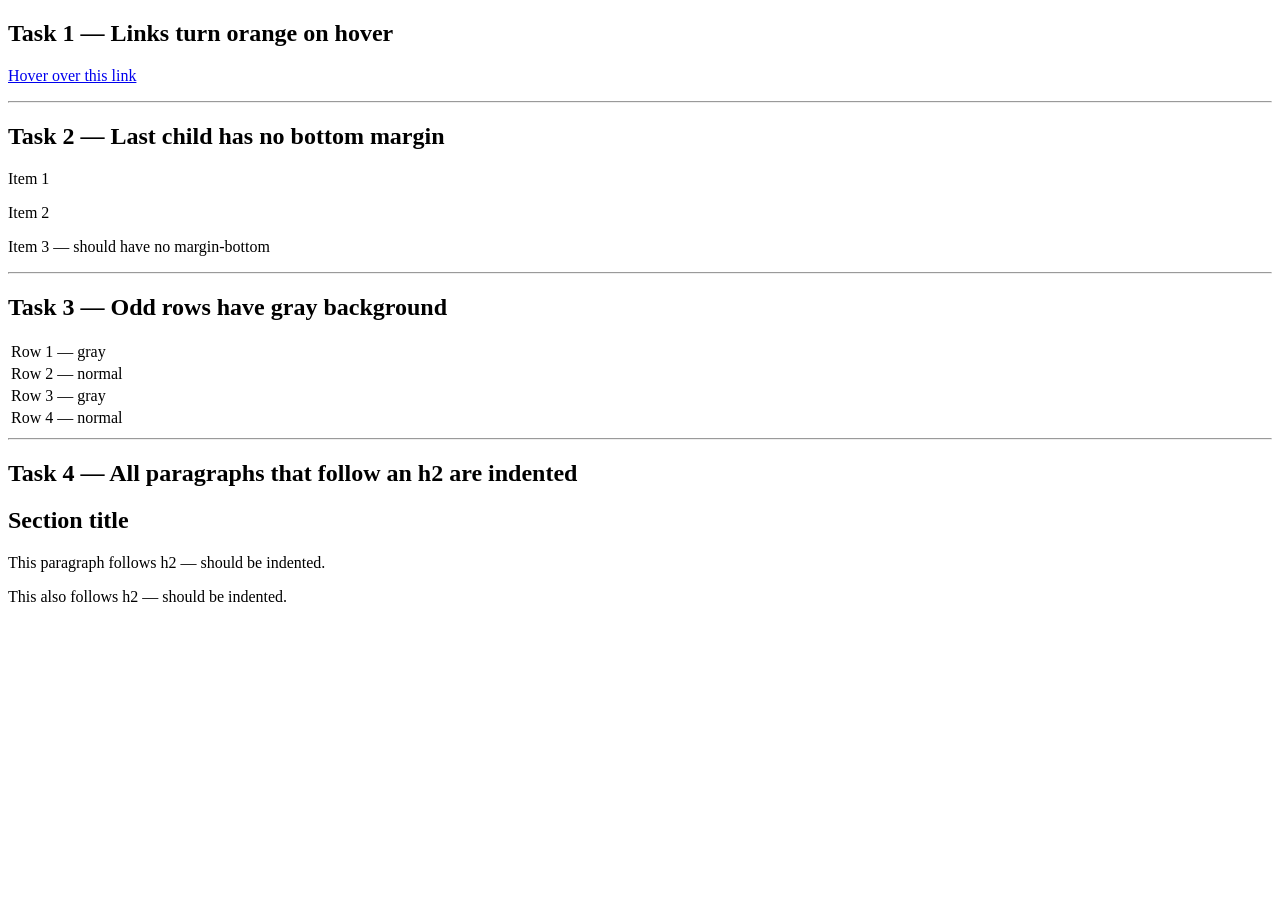
<file: css-ex/exercises/module-02-combinators/partial-pseudo.html>
<!DOCTYPE html>
<html lang="en">
<head>
  <meta charset="UTF-8">
  <meta name="viewport" content="width=device-width, initial-scale=1.0">
  <title>Partial — Pseudo-classes</title>
  <link rel="stylesheet" href="partial-pseudo.css">
</head>
<body>

  <h2>Task 1 — Links turn orange on hover</h2>
  <p><a href="#">Hover over this link</a></p>

  <hr>

  <h2>Task 2 — Last child has no bottom margin</h2>
  <div class="list">
    <p>Item 1</p>
    <p>Item 2</p>
    <p>Item 3 — should have no margin-bottom</p>
  </div>

  <hr>

  <h2>Task 3 — Odd rows have gray background</h2>
  <table>
    <tr><td>Row 1 — gray</td></tr>
    <tr><td>Row 2 — normal</td></tr>
    <tr><td>Row 3 — gray</td></tr>
    <tr><td>Row 4 — normal</td></tr>
  </table>

  <hr>

  <h2>Task 4 — All paragraphs that follow an h2 are indented</h2>
  <h2>Section title</h2>
  <p>This paragraph follows h2 — should be indented.</p>
  <p>This also follows h2 — should be indented.</p>

</body>
</html>
</file>
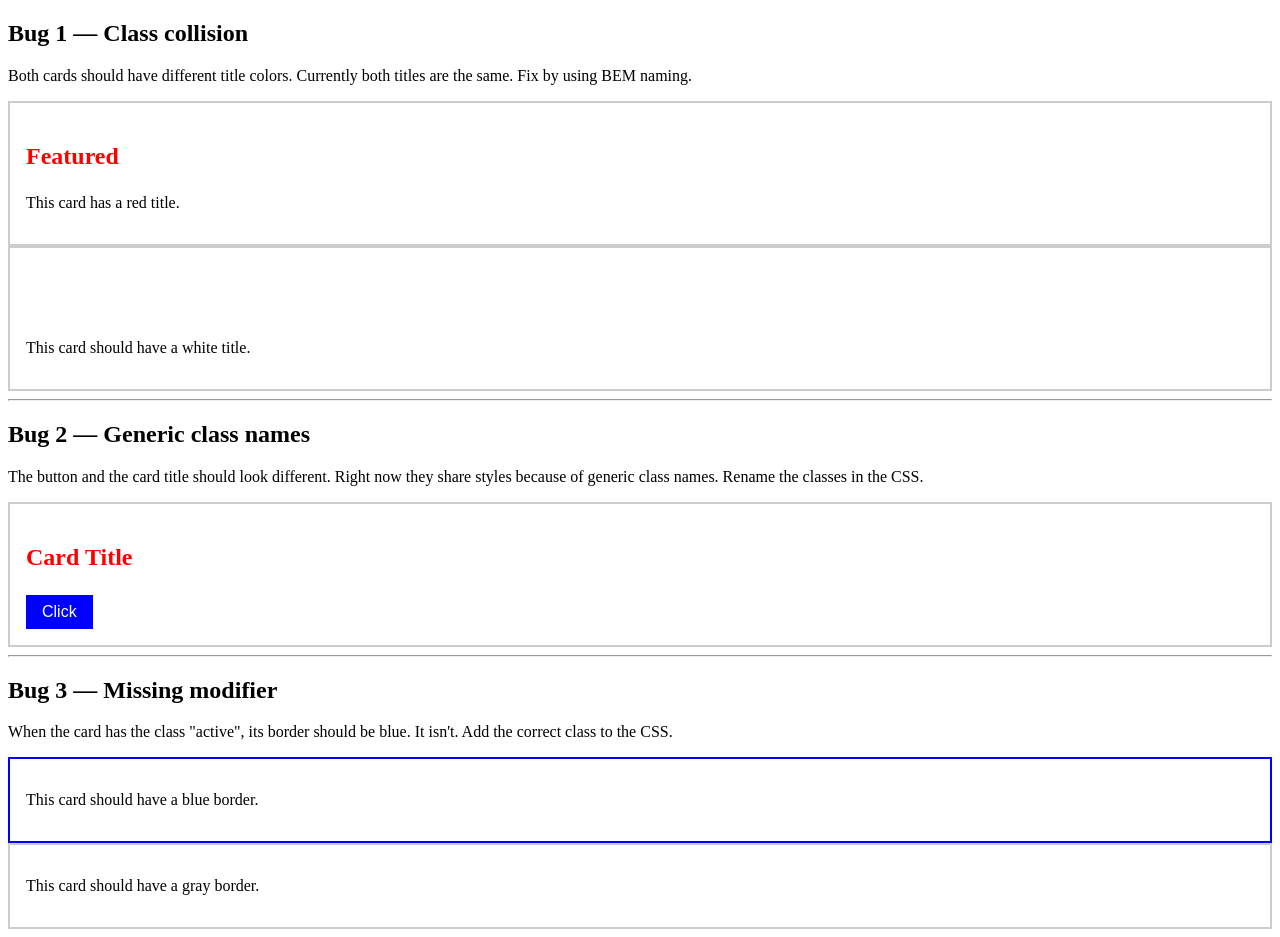
<file: css-ex/exercises/module-03-bem/exercise-bem.html>
<!DOCTYPE html>
<html lang="en">
<head>
  <meta charset="UTF-8">
  <meta name="viewport" content="width=device-width, initial-scale=1.0">
  <title>Debug — BEM</title>
  <link rel="stylesheet" href="exercise-bem.css">
</head>
<body>

  <section class="exercise">
    <h2>Bug 1 — Class collision</h2>
    <p>Both cards should have different title colors. Currently both titles are the same. Fix by using BEM naming.</p>

    <div class="card">
      <h3 class="card__title">Featured</h3>
      <p class="card__text">This card has a red title.</p>
    </div>

    <div class="card card--dark">
      <h3 class="card__title">Standard</h3>
      <p class="card__text">This card should have a white title.</p>
    </div>
  </section>

  <hr>

  <section class="exercise">
    <h2>Bug 2 — Generic class names</h2>
    <p>The button and the card title should look different. Right now they share styles because of generic class names. Rename the classes in the CSS.</p>

    <div class="card">
      <h3 class="card__title">Card Title</h3>
      <button class="card__btn">Click</button>
    </div>
  </section>

  <hr>

  <section class="exercise">
    <h2>Bug 3 — Missing modifier</h2>
    <p>When the card has the class "active", its border should be blue. It isn't. Add the correct class to the CSS.</p>

    <div class="card card--active">
      <p>This card should have a blue border.</p>
    </div>
    <div class="card">
      <p>This card should have a gray border.</p>
    </div>
  </section>

</body>
</html>
</file>
<file: css-ex/boxmodel/css.css>
.container {
    display: flex;
    justify-content:space-evenly;
    height:90px;
}
.box {
  width: 300px;
  height: 300px;
  background-color: blue;
  font: bold;
  color: white;
  font-size: 42px;
}
</file>
<file: css-ex/exercises/capstone-restaurant/style.css>
/* ============================================
   🏆 CAPSTONE — RESTAURANT MENU
   Write ALL CSS from scratch.
   
   The HTML is complete with BEM naming.
   Your job: style everything.

   REQUIREMENTS:
   1. CSS Reset (* { box-sizing: border-box; margin: 0; padding: 0; })
   2. body — font-family sans-serif, background #faf8f5, color #333
   3. .header — text-align center, padding 60px 20px 40px, background #2d3436, color white
      .header__title — font-size 2.5rem, letter-spacing 1px
      .header__subtitle — font-style italic, color #b2bec3, margin-top 8px
   
   4. .nav — display flex, justify-content center, gap 24px, padding 16px, 
      position sticky, top 0, background white, box-shadow, z-index 10
      .nav__link — text-decoration none, color #555, font-weight 600
      .nav__link:hover — color #e17055
   
   5. .menu — max-width 900px, margin auto, padding 40px 20px
      .menu__heading — font-size 1.8rem, margin-bottom 24px, border-bottom 2px solid #e17055, 
      padding-bottom 8px
      .menu__grid — display flex, flex-wrap wrap, gap 24px, justify-content center
   
   6. .menu-item — flex 1 1 260px, border 1px solid #e0e0e0, border-radius 8px, 
      padding 24px, background white, position relative
      .menu-item:hover — box-shadow 0 4px 16px rgba(0,0,0,0.1), translateY -4px, 
      transition all 0.2s ease
      .menu-item__name — font-size 1.2rem, margin-bottom 8px
      .menu-item__desc — color #777, font-size 0.9rem, line-height 1.5, margin-bottom 12px
      .menu-item__price — font-weight bold, color #e17055, font-size 1.1rem
      .menu-item__badge — position absolute, top 8px, right 8px, background #e17055, 
      color white, padding 4px 10px, font-size 0.75rem, border-radius 4px, font-weight bold
      .menu-item__badge--sold — background #636e72
   
   7. .footer — text-align center, padding 32px, background #2d3436, color white, margin-top 40px
      .footer__text — font-size 0.9rem, color #b2bec3
   
   8. RESPONSIVE:
      At max-width: 600px, make .menu__grid flex-direction column
      At max-width: 600px, reduce .header padding
   ============================================ */
</file>
<file: html+css-exercise/website.css>
* {
    margin: 0;
    padding: 0;
    box-sizing: border-box;
    font-family: 'Prompt', sans-serif;
}

/* 2. แถบประกาศโปรโมชั่นด้านบนสุด */
.top-banner {
    background-color: rgb; /* พื้นหลังสีดำเข้ม */
    color: #ffffff; /* ตัวหนังสือสีขาว */
    text-align: center; /* ให้อยู่ตรงกลาง */
    padding: 10px;
    font-size: 13px;
}

/* 3. แถบเมนูด้านบน (Navbar) */
.navbar {
    display: flex;
    justify-content: space-between; /* ดันโลโก้อยู่ซ้าย เมนูอยู่กลาง/ขวา */
    align-items: center; /* จัดให้อยู่กึ่งกลางแนวตั้ง */
    padding: 20px 50px;
    background-color: #ffffff;
    border-bottom: 1px solid #eaeaea; /* เส้นคั่นบางๆ ด้านล่าง */
    position: sticky; /* ทำให้เมนูเกาะติดจอเวลาเลื่อนลง */
    top: 0;
    z-index: 1000;
}

.logo {
    font-size: 26px;
    font-weight: 900; /* ตัวหนาพิเศษ */
    letter-spacing: 3px; /* ระยะห่างระหว่างตัวอักษร */
}

.nav-links a {
    margin: 0 15px;
    text-decoration: none; /* เอาเส้นใต้ลิงก์ออก */
    color: #333333;
    font-weight: 500;
}

.nav-links a:hover {
    color: #000000; /* เปลี่ยนเป็นสีดำเข้มเวลาเอาเมาส์ชี้ */
}

/* 4. ส่วนต้อนรับตรงกลาง (Hero Section) */
.hero {
    height: 75vh; /* ความสูง 75% ของหน้าจอ */
    background-color: #0f0f0f; /* พื้นหลังสีดำสไตล์สตรีท */
    color: #ffffff;
    display: flex;
    flex-direction: column;
    align-items: center;
    justify-content: center; /* จัดทุกอย่างให้อยู่กลางจอ */
    text-align: center;
    padding: 0 20px;
}

.hero-content h1 {
    font-size: 44px;
    margin-bottom: 15px;
}

.hero-content p {
    font-size: 16px;
    color: #aaaaaa; /* สีเทา */
    margin-bottom: 25px;
}

.btn-shop {
    background-color: #ffffff; /* ปุ่มสีขาว */
    color: #000000; /* ตัวหนังสือสีดำ */
    padding: 12px 35px;
    border: none;
    cursor: pointer; /* เปลี่ยนรูปเมาส์เป็นรูปมือเวลาชี้ */
    font-weight: bold;
    transition: 0.3s; /* ทำให้เวลาชี้แล้วเปลี่ยนสีแบบนุ่มนวล */
}

.btn-shop:hover {
    background-color: #dddddd; /* เปลี่ยนเป็นสีเทาอ่อนเวลาเอาเมาส์ชี้ */
}

/* 5. ส่วนแสดงสินค้า (Products Section) */
.products-section {
    padding: 60px 50px;
    text-align: center;
    max-width: 1200px;
    margin: 0 auto;
}

.products-section h2 {
    font-size: 28px;
    margin-bottom: 40px;
    letter-spacing: 2px;
}

/* จัดเรียงสินค้าเป็นตาราง 3 คอลัมน์ */
.product-grid {
    display: grid;
    grid-template-columns: repeat(3, 1fr); /* แบ่งเป็น 3 ช่องเท่าๆ กัน */
    gap: 30px; /* ระยะห่างระหว่างสินค้าแต่ละชิ้น */
}

.product-card {
    text-align: left;
}

/* กรอบรูปสินค้า */
.product-img {
    height: 320px;
    background-color: #f4f4f4; /* สีพื้นหลังกันรูปโหลดไม่ทัน */
    border-radius: 4px;
    overflow: hidden; /* ซ่อนส่วนเกิน */
    margin-bottom: 15px;
}

/* บังคับรูปภาพให้พอดีกับกรอบ */
.product-img img {
    width: 100%;
    height: 100%;
    object-fit: cover; /* ตัดรูปให้เต็มกรอบสวยงาม ไม่เบี้ยว */
    transition: transform 0.3s; /* ทำอนิเมชันเวลาซูม */
}

/* เอฟเฟกต์ซูมรูปเวลาเอาเมาส์ชี้ที่สินค้า */
.product-card:hover .product-img img {
    transform: scale(1.05); /* ขยายใหญ่ขึ้น 5% */
}

.product-card h3 {
    font-size: 15px;
    font-weight: 600;
    margin-bottom: 5px;
    color: #222222;
}

.price {
    font-weight: bold;
    color: #000000;
}

/* 6. ส่วนท้ายเว็บ (Footer) */
footer {
    background-color: #0f0f0f;
    color: #ffffff;
    text-align: center;
    padding: 25px;
    margin-top: 60px;
    font-size: 13px;
    letter-spacing: 1px;
}
</file>
<file: css-ex/homework/homework002.css>
/* ตั้งค่าพื้นฐาน */
* {
    box-sizing: border-box;
    margin: 0;
    padding: 0;
    font-family: Arial, sans-serif;
}

body {
    background-color: #f4f4f4;
    display: flex;
    justify-content: center;
    align-items: center;
    min-height: 100vh;
}

/* สไตล์กรอบการ์ดสีขาว */
.card {
    background-color: #ffffff;
    border: 1px solid #cccccc;
    width: 100%;
    max-width: 450px;
    padding: 30px;
    box-shadow: 0 4px 6px rgba(0, 0, 0, 0.05);
}

/* หัวข้อ Depth */
.card h2 {
    font-size: 28px;
    color: #111111;
    margin-bottom: 12px;
}

/* ข้อความคำอธิบายด้านบน */
.subtitle {
    font-size: 13px;
    color: #555555;
    line-height: 1.4;
    margin-bottom: 25px;
}

/* กล่องตัวเลขสถิติ */
.stat-box {
    margin-bottom: 25px;
}

.stat-box:last-child {
    margin-bottom: 0;
}

/* ป้ายตัวเลขสีเขียว */
.highlight-green {
    display: inline-block;
    background-color: #2ecc71;
    color: #ffffff;
    font-size: 32px;
    font-weight: bold;
    padding: 4px 12px;
    border-radius: 4px;
    margin-bottom: 8px;
}

/* ข้อความอธิบายใต้ตัวเลข */
.stat-desc {
    font-size: 12px;
    color: #333333;
    line-height: 1.4;
}
</file>
<file: css-ex/homework/homework004.css>
* {
    margin: 0;
    padding: 0;
    box-sizing: border-box;
    font-family: sans-serif;
}

body {
    background-color: #f4f4f4;
}

/* จัดกึ่งกลางหน้าจอ */
.impact-section {
    display: flex;
    justify-content: center;
    padding: 40px;
}

.impact-container {
    background: #fff;
    width: 100%;
    max-width: 1100px;
    padding: 50px;
    border-radius: 12px;
    box-shadow: 0 4px 20px rgba(0,0,0,0.05);
    border: 1px solid #ddd;
}

/* หัวข้อใหญ่ */
.impact-header {
    margin-bottom: 40px;
}

.subtitle {
    font-size: 12px;
    font-weight: bold;
    letter-spacing: 1px;
    color: #333;
    display: block;
    margin-bottom: 10px;
}

.impact-header h2 {
    font-size: 32px;
    color: #111;
    font-weight: 800;
    max-width: 700px;
    line-height: 1.2;
}

/* แบ่ง 3 คอลัมน์ด้วย Grid */
.impact-grid {
    display: grid;
    grid-template-columns: 1fr 1fr 1.2fr; /* ให้คอลัมน์ขวากว้างกว่านิดนึง */
    gap: 40px;
}

.impact-col h3 {
    font-size: 24px;
    font-weight: bold;
    color: #111;
    margin-bottom: 10px;
}

.impact-col .desc {
    font-size: 14px;
    color: #555;
    margin-bottom: 20px;
    line-height: 1.5;
}

/* สไตล์กล่องสถิติ (Stat Box) */
.stat-box {
    padding: 20px;
    border-radius: 12px;
    margin-bottom: 20px;
    display: flex;
    flex-direction: column;
}

.stat-box .number {
    font-size: 32px;
    font-weight: 800;
    margin-bottom: 5px;
}

.stat-box .label {
    font-size: 13px;
    line-height: 1.4;
}

/* แยกสีแต่ละหมวดตามในสไลด์ */
.stat-box.blue {
    background-color: #0284c7;
    color: #fff;
}

.stat-box.green {
    background-color: #16a34a;
    color: #fff;
}

/* คอลัมน์ Durability ที่มี 3 กล่องย่อยเรียงแนวนอน */
.durability-row {
    display: flex;
    flex-direction: column;
    gap: 10px;
}

.stat-box.yellow {
    background-color: #facc15;
    color: #111;
    padding: 15px;
}

.stat-box.yellow .number {
    font-size: 24px;
}

.stat-box.yellow .label {
    font-size: 11px;
}

/* ปุ่มกดสไตล์มินิมอลมีเงา */
.btn-impact {
    background-color: #fff;
    color: #111;
    border: 2px solid #111;
    padding: 10px 20px;
    font-size: 14px;
    font-weight: bold;
    border-radius: 8px;
    cursor: pointer;
    box-shadow: 3px 3px 0px #111;
    transition: 0.1s;
    margin-top: 10px;
}

.btn-impact:hover {
    transform: translate(-2px, -2px);
    box-shadow: 5px 5px 0px #111;
}
</file>
<file: css-ex/exercises/module-01-selectors/exercise-specificity.css>
/* ============================================
   DEBUG — SPECIFICITY
   Three CSS bugs for you to fix.
   Rules: Do NOT modify the HTML file.
   ============================================ */


/* --- Bug 1 ---
   Goal: The paragraph with class "highlight" should be red.
   Problem: It's blue right now.
   Fix: remove the extra specificity from the first selector.
*/

.highlight {
  color: red;
}


/* --- Bug 2 ---
   Goal: The paragraph with id="special" inside .card should be green.
   Problem: A more specific selector is overriding #special.
   Fix: remove the extra specificity from the first selector.
*/

#special {
  color: green;
}


/* --- Bug 3 ---
   Goal: The button text should be white on the blue background.
   Current: Button has color: black.
   Add ONE new rule to .btn below to make text white.
   Do not remove the existing color rule.
*/

.btn {
  color: black;
  color: white !important;
  background: #1d77d1;
  padding: 12px 24px;
  border: none;
  border-radius: 6px;
  font-size: 1rem;
}
</file>
<file: css-ex/exercises/module-01-selectors/partial-selectors.css>
/* ============================================
   PARTIAL — SELECTORS
   Replace each _____ with the correct selector.
   ============================================ */


/* Task 1 — Select all h2 elements */
h2 {
  color: navy;
}


/* Task 2 — Select the element with id="hero" */
#hero {
  background: lightblue;
  padding: 40px;
}


/* Task 3 — Select ALL elements with class="feature" */
.feature {
  border-left: 4px solid gold;
  padding-left: 12px;
}


/* Task 4 — Select only <p> tags that have class="feature" */
p,feature {
  font-weight: bold;
}


/* Task 5 — Select only the second <li> in every <ul> */
ul li:nth-child(2) {
  color: orange;
}
</file>
<file: css-ex/exercises/module-01-selectors/scratch-style-article.css>
/* ============================================
   SCRATCH — STYLE AN ARTICLE
   Write all CSS from scratch.
   
   TASKS:
   1. h1 — deep purple, centered text
   2. Element with id="author" — italic, gray color
   3. All paragraphs inside .content — line-height of 1.8
   4. All span elements with class="highlight" — bold, yellow background
   5. First letter of every paragraph — 2x font size, red
   ============================================ */
</file>
<file: css-ex/exercises/module-02-combinators/exercise-combinators.css>
/* ============================================
   DEBUG — COMBINATORS & PSEUDO-CLASSES
   Fix the CSS. Do NOT modify the HTML file.
   ============================================ */


/* --- Bug 1 ---
   Goal: Only top-level li items should be bold.
   Current: ALL li items including nested ones are bold.
   Fix the descendant selector to use a child selector instead.
*/

.nav li {
  font-weight: bold;
}


/* --- Bug 2 ---
   Goal: The first paragraph AFTER each h3 should be italic.
   Current: Something is wrong — all or none are italic.
   Fix the selector.
*/

h3 p {
  font-style: italic;
}


/* --- Bug 3 ---
   Goal: Hovering the button should turn its background red.
   Current: Nothing happens on hover.
   Fix the selector.
*/

.btn-hover hover {
  background: red;
  color: white;
}
</file>
<file: css-ex/exercises/module-02-combinators/partial-pseudo.css>
/* ============================================
   PARTIAL — PSEUDO-CLASSES
   Replace each _____ with the correct selector.
   ============================================ */


/* Task 1 — All <a> links should turn orange when hovered */
_____ {
  color: orange;
}


/* Task 2 — The last <p> inside .list should have margin-bottom: 0 */
.list _____ {
  margin-bottom: 0;
}


/* Task 3 — Odd <tr> rows should have background: #f5f5f5 */
_____ {
  background: #f5f5f5;
}


/* Task 4 — All <p> elements that are siblings of (follow) an <h2> should have margin-left: 20px */
_____ {
  margin-left: 20px;
}
</file>
<file: css-ex/exercises/module-03-bem/exercise-bem.css>
/* ============================================
   DEBUG — BEM
   Fix the naming and selector issues.
   Do NOT modify the HTML file.
   ============================================ */


/* --- Bug 1 ---
   Goal: .card--dark .card__title should be white.
   Current: Both titles have the same color.
   The selector .card--dark.card__title targets a single element with both
   classes, but card--dark and card__title are on different elements.
   Fix: add the missing descendant combinator (space).
*/

.card__title {
  color: red;
}

.card--dark .card__title {
  color: white;
}


/* --- Bug 2 ---
   Goal: The heading and button should be styled with BEM names.
   Current: The CSS selectors don't match the HTML classes at all
   (HTML uses card__title and card__btn).
   Fix: rename these generic selectors to match the BEM classes.
*/

.card__title {
  font-size: 1.5rem;
  font-weight: bold;
}

.card__btn {
  font-size: 1rem;
  padding: 8px 16px;
  background: blue;
  color: white;
  border: none;
}


/* --- Bug 3 ---
   Goal: .card--active should add a blue border.
   Current: The border doesn't show up.
   The selector for the modifier is missing. Add it.
*/

.card {
  border: 2px solid #ccc;
  padding: 16px;
}
.card--active {
  border-color: blue;
}
</file>
